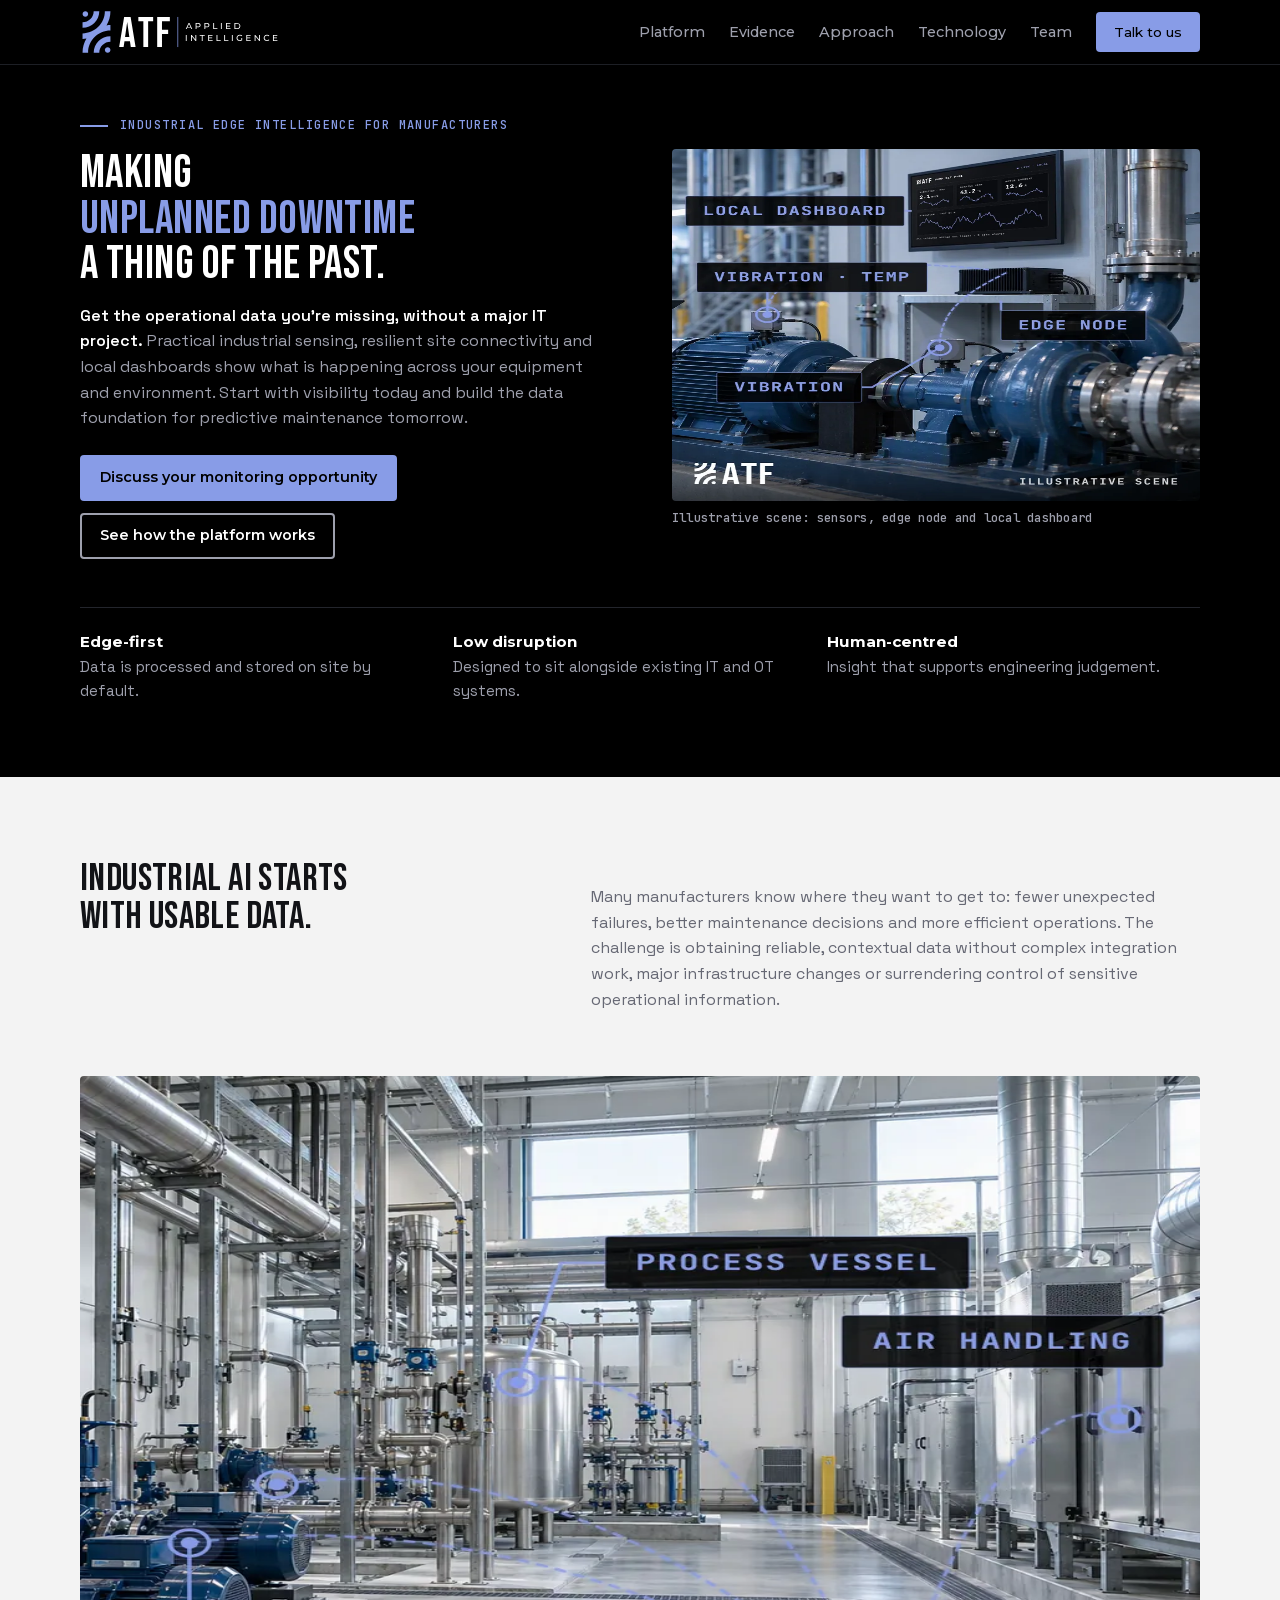
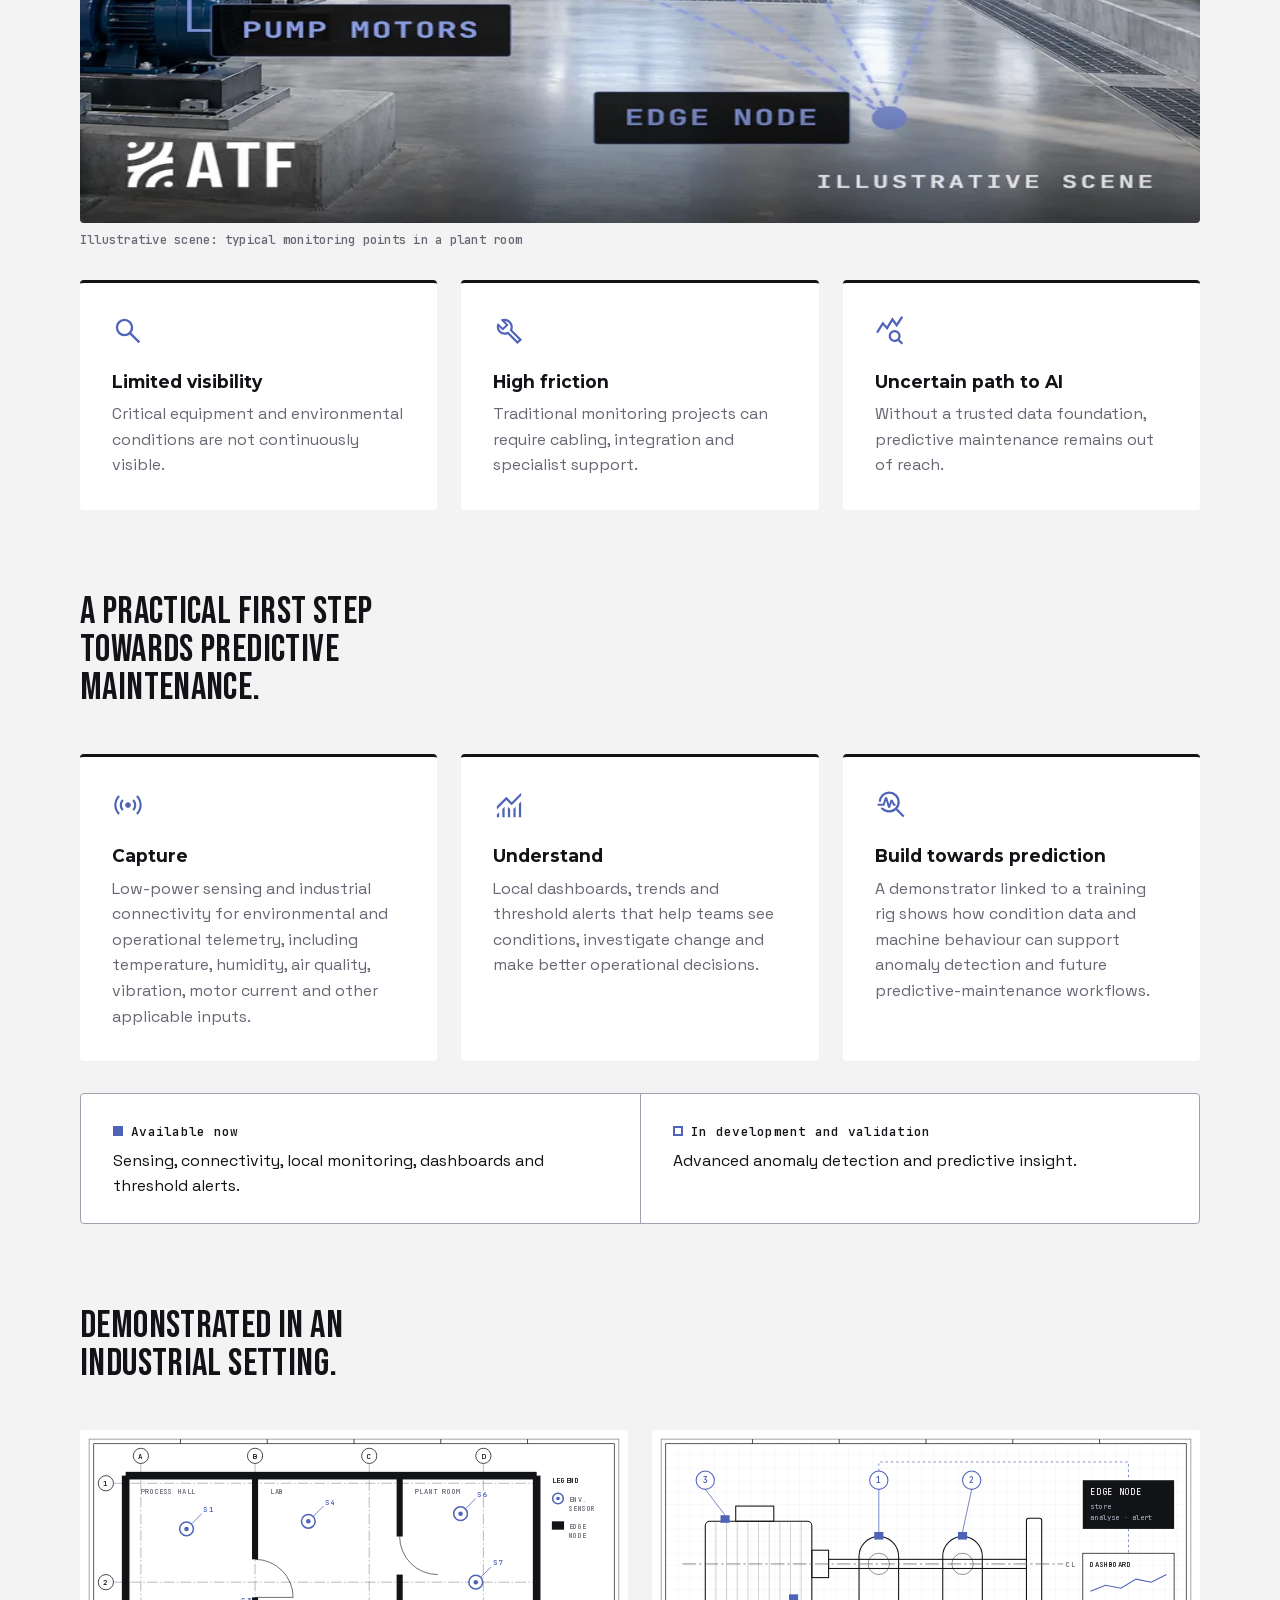
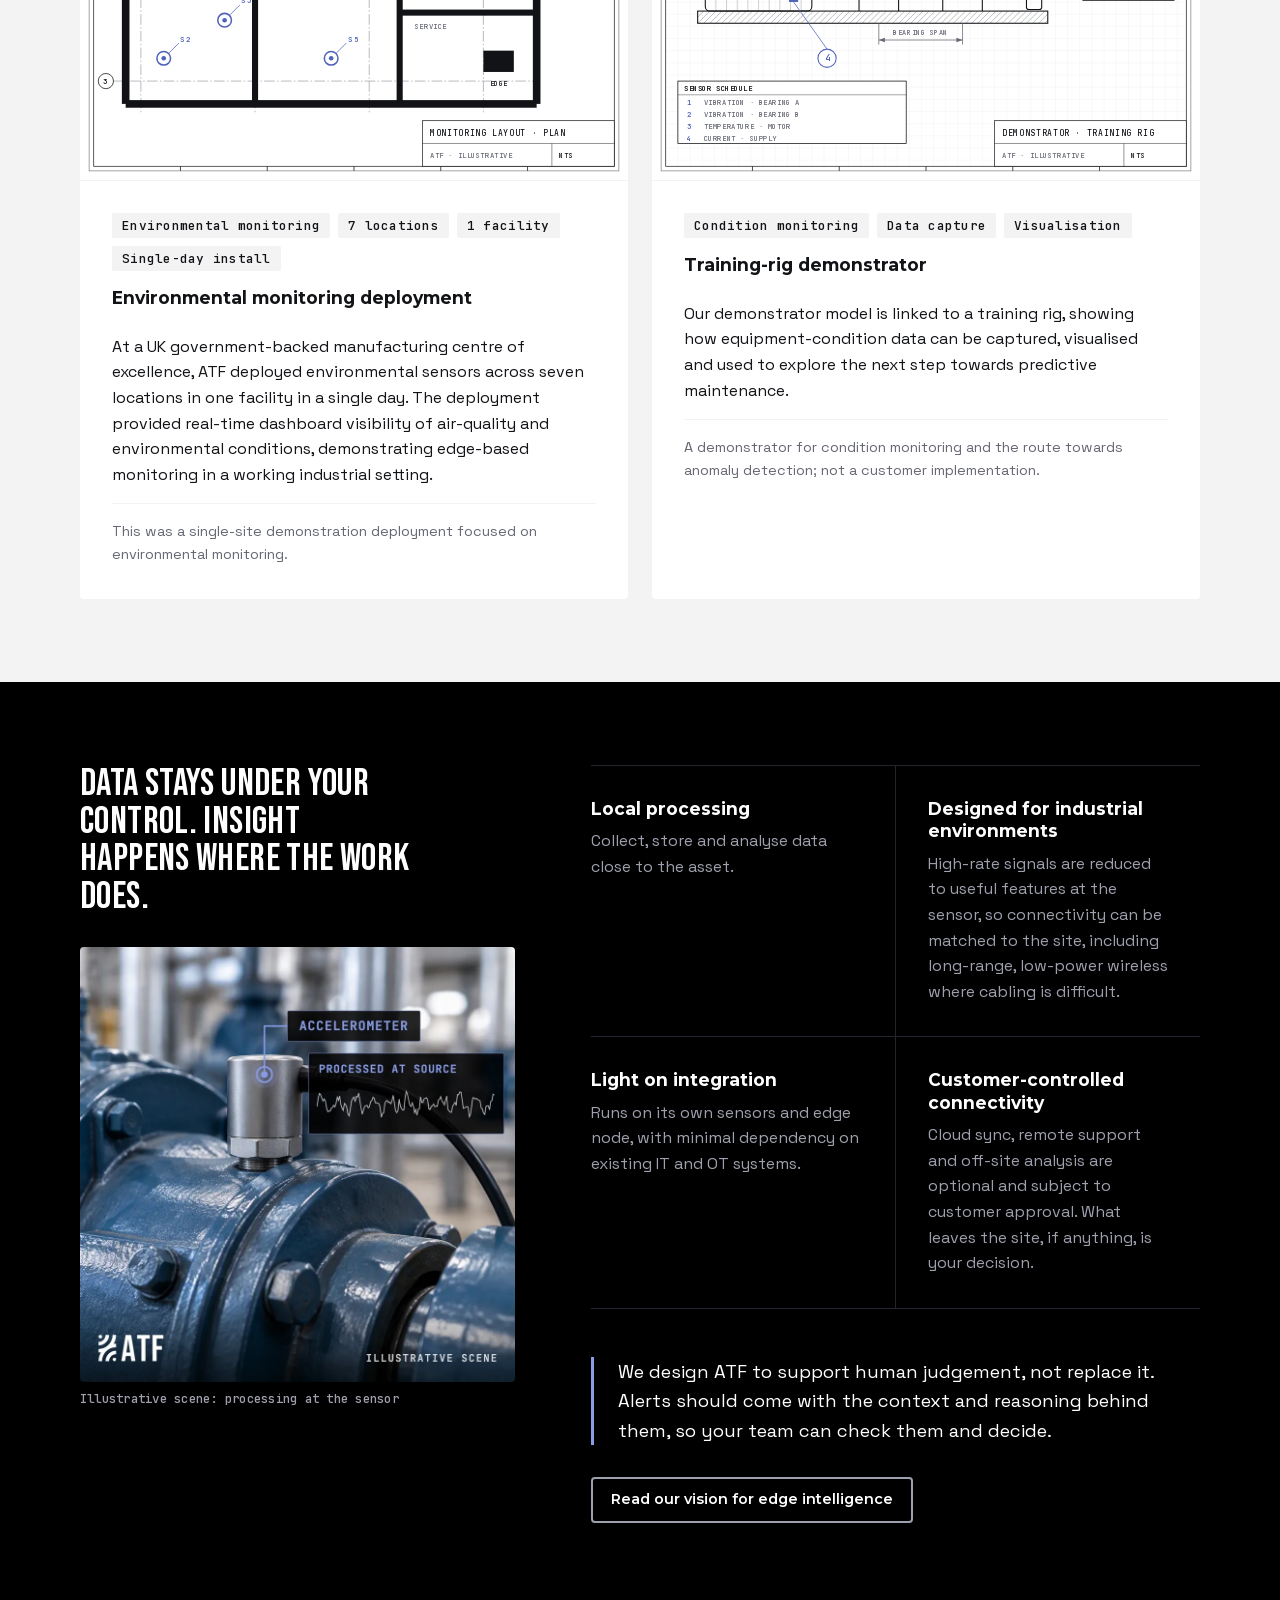
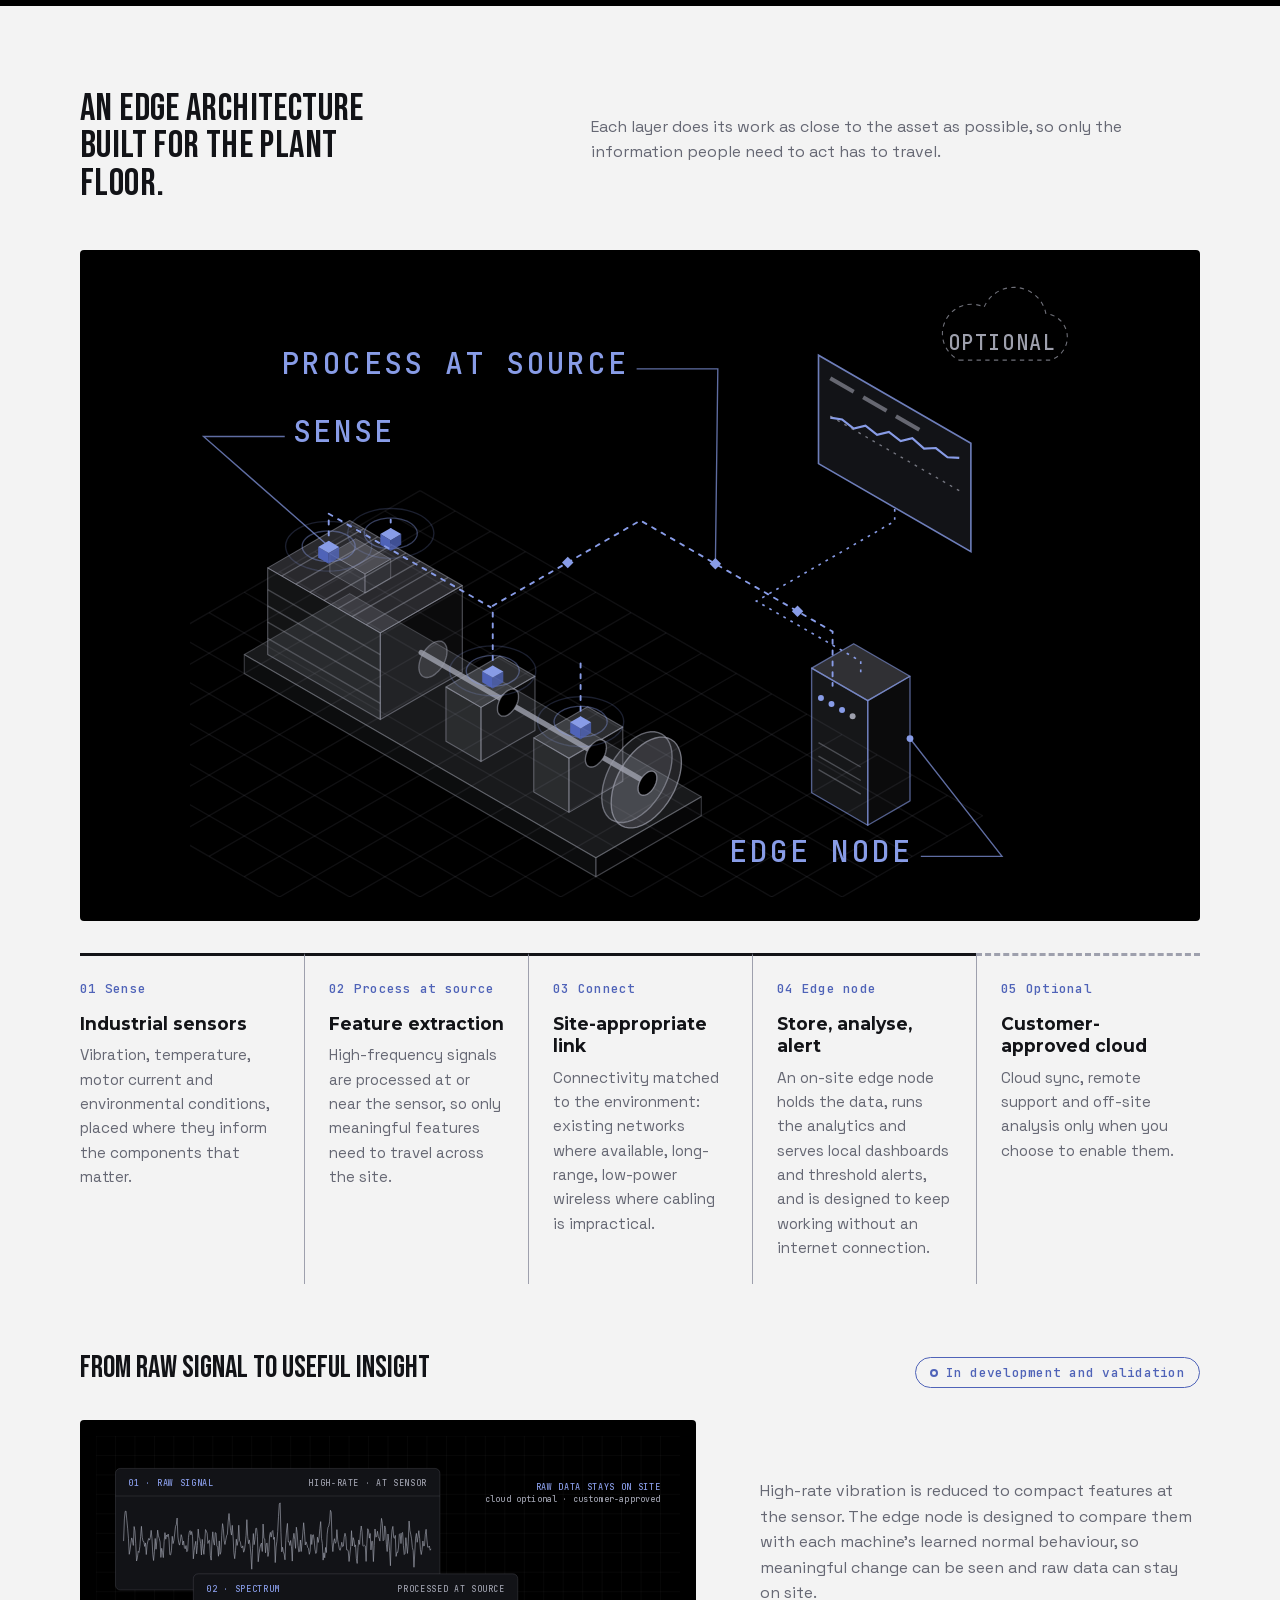
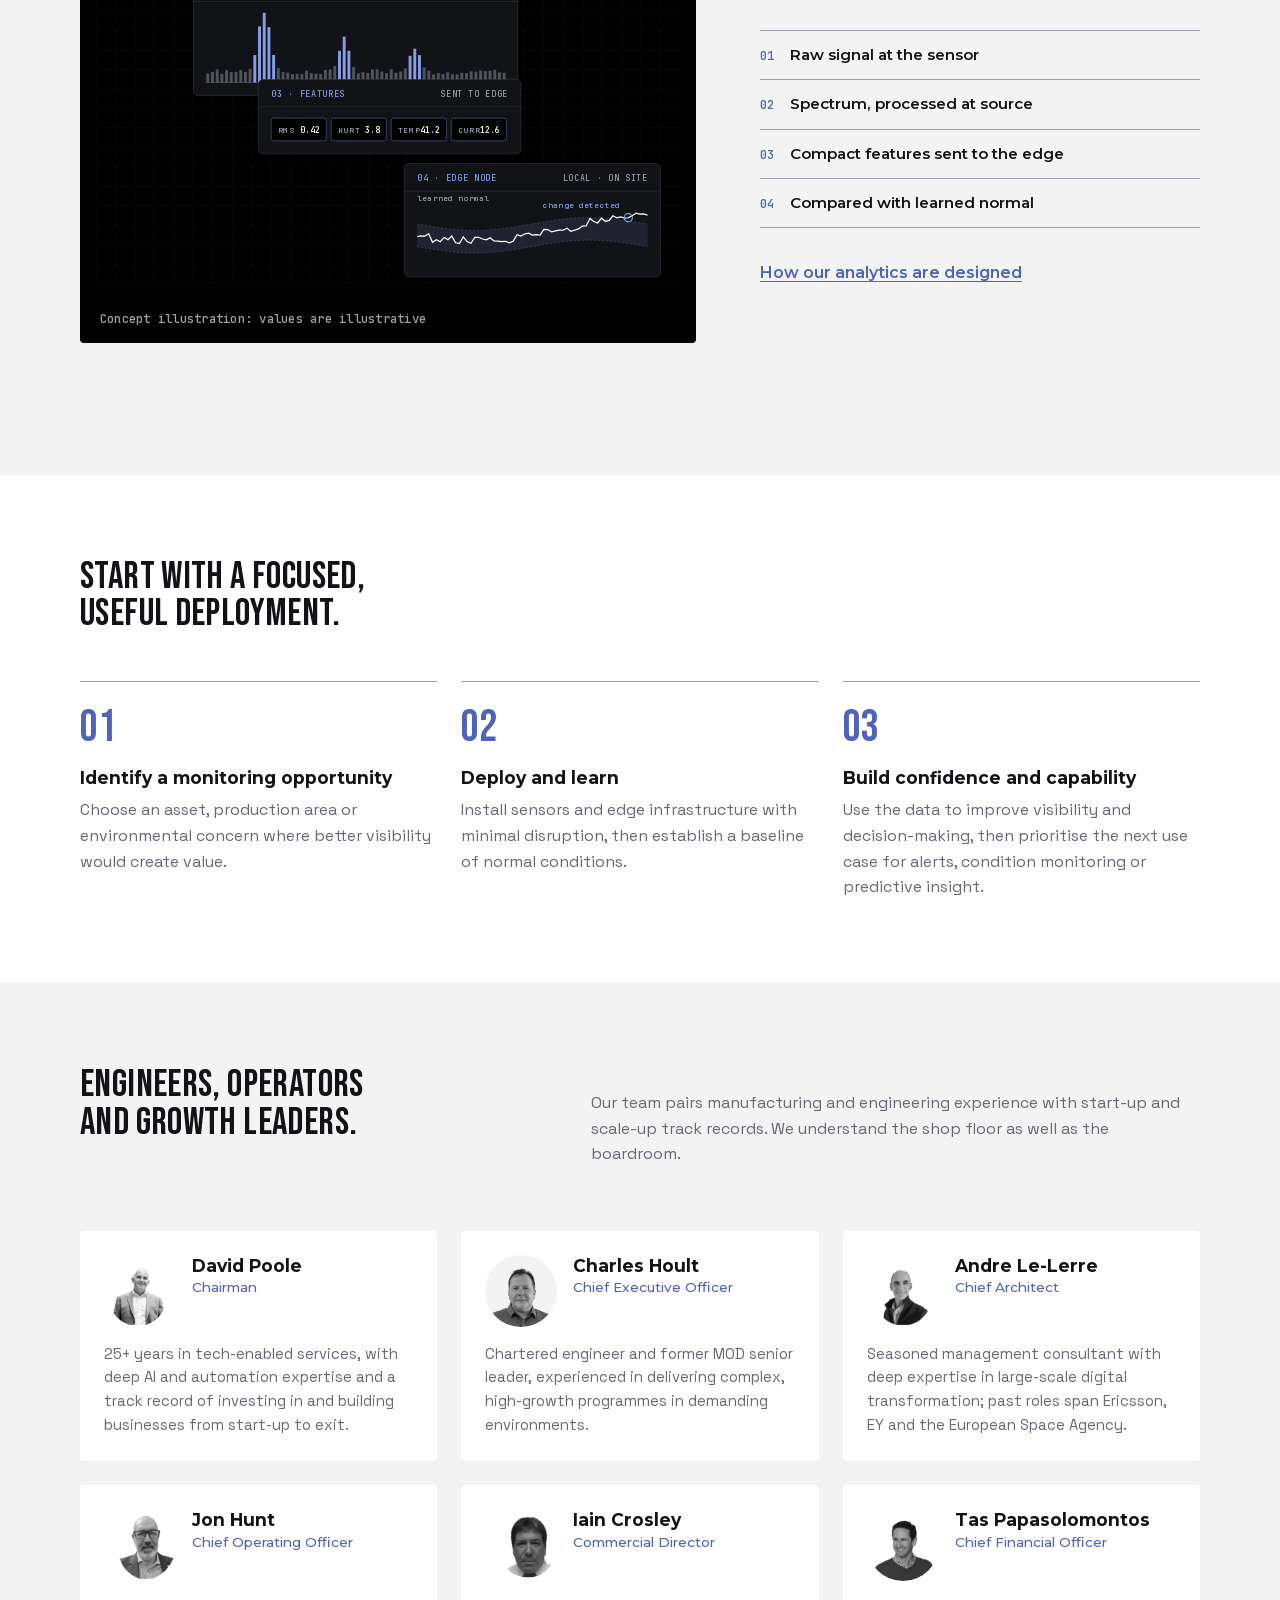
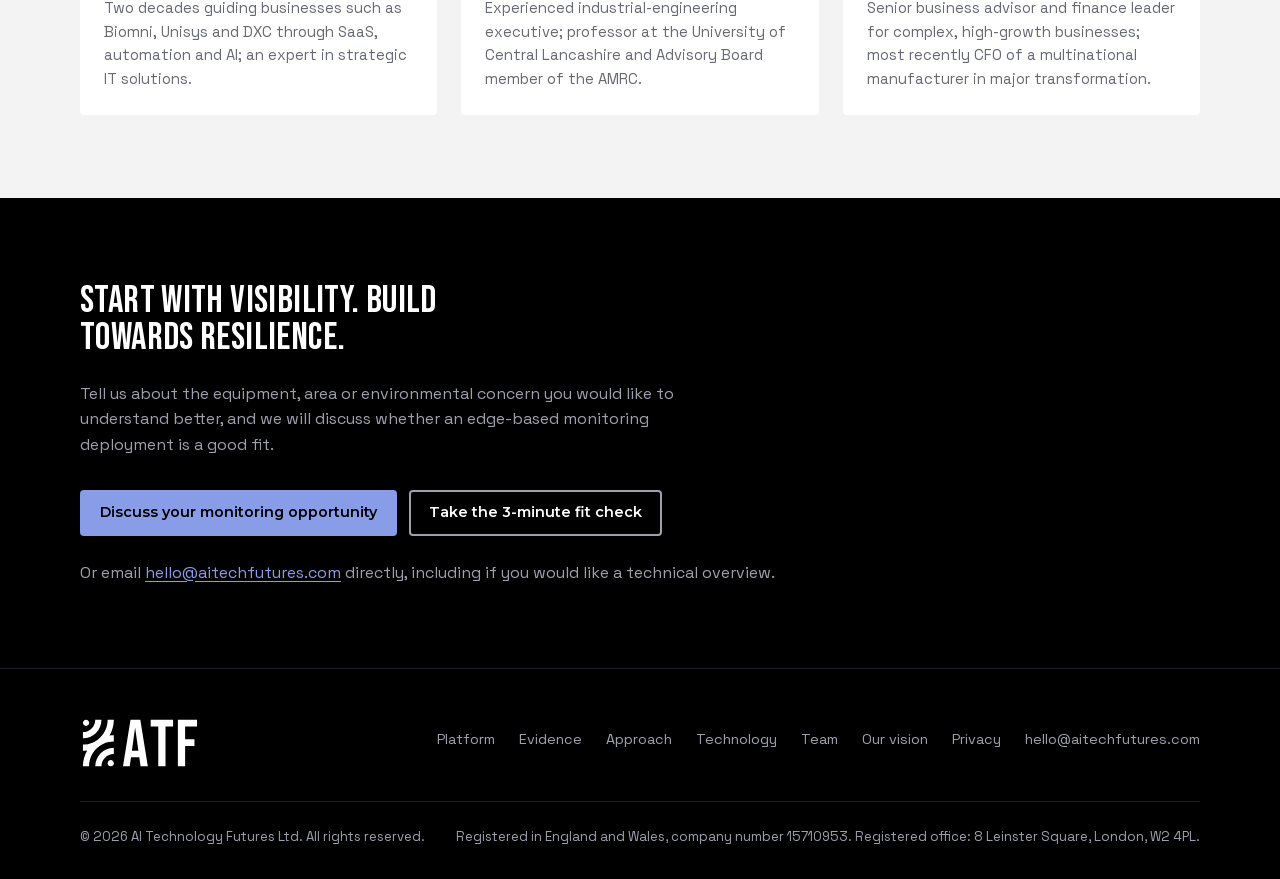
<file: index.html>
<!doctype html>
<html lang="en-GB">
<head>
<meta charset="utf-8">
<meta name="viewport" content="width=device-width,initial-scale=1">
<title>Industrial Edge Intelligence for Manufacturers | ATF</title>
<meta name="description" content="ATF helps manufacturers gain real-time operational visibility through industrial sensing, edge processing and local dashboards, creating a practical path towards predictive maintenance.">
<link rel="canonical" href="https://www.aitechfutures.com/">
<meta property="og:url" content="https://www.aitechfutures.com/">
<meta property="og:type" content="website">
<meta property="og:site_name" content="ATF">
<meta property="og:title" content="Industrial Edge Intelligence for Manufacturers | ATF">
<meta property="og:description" content="Get the operational data you’re missing, without a major IT project.">
<meta property="og:image" content="https://www.aitechfutures.com/og-share-1200x630.png">
<meta name="twitter:card" content="summary_large_image">
<link rel="icon" href="favicon.ico" sizes="any">
<link rel="icon" href="favicon.svg" type="image/svg+xml">
<link rel="apple-touch-icon" href="apple-touch-icon.png">
<meta name="theme-color" content="#000000">
<link rel="preload" href="assets/fonts/bebas-neue.woff2" as="font" type="font/woff2" crossorigin>
<link rel="stylesheet" href="assets/site.css">
<script type="application/ld+json">
{"@context":"https://schema.org","@type":"Organization","name":"AI Technology Futures Ltd","alternateName":"ATF","url":"https://www.aitechfutures.com/","logo":"https://www.aitechfutures.com/assets/logo/ATF_mark_colour.svg","email":"hello@aitechfutures.com","areaServed":"GB"}
</script>
</head>
<body>
<a class="skip" href="#main">Skip to content</a>

<header class="site-header">
  <div class="wrap">
    <a class="brand" href="#top" aria-label="ATF home">
      <img src="assets/logo/ATF_wide_applied_colour-on-dark.svg" alt="ATF Applied Intelligence" width="212" height="49">
    </a>
    <button class="menu-btn" type="button" aria-expanded="false" aria-controls="nav">Menu</button>
    <nav class="nav" id="nav" aria-label="Main">
      <ul>
        <li><a href="#platform">Platform</a></li>
        <li><a href="#evidence">Evidence</a></li>
        <li><a href="#approach">Approach</a></li>
        <li><a href="#technology">Technology</a></li>
        <li><a href="#team">Team</a></li>
      </ul>
      <a class="btn btn-primary" href="#contact">Talk to us</a>
    </nav>
  </div>
</header>

<main id="main">

<!-- 1. HERO -->
<section class="hero dark" id="top" aria-labelledby="hero-h">
  <div class="wrap">
    <div class="hero-grid">
      <div>
        <p class="eyebrow">Industrial edge intelligence for manufacturers</p>
        <h1 id="hero-h"><span class="sr-only">Making unplanned downtime, equipment failure, asset inefficiency, excess maintenance, blind spots, manual readings, clipboard rounds, guesswork and data gaps a thing of the past.</span><span aria-hidden="true">Making <span class="rotator" data-words="unplanned downtime|equipment failure|asset inefficiency|excess maintenance|blind spots|manual readings|clipboard rounds|guesswork|data gaps">unplanned downtime</span> a thing of the past.</span></h1>
        <p class="lede"><strong>Get the operational data you’re missing, without a major IT project.</strong> Practical industrial sensing, resilient site connectivity and local dashboards show what is happening across your equipment and environment. Start with visibility today and build the data foundation for predictive maintenance tomorrow.</p>
        <div class="btns">
          <a class="btn btn-primary" href="mailto:hello@aitechfutures.com?subject=Monitoring%20opportunity">Discuss your monitoring opportunity</a>
          <a class="btn btn-secondary" href="#technology">See how the platform works</a>
        </div>
      </div>
      <figure class="hero-art">
        <picture>
          <source media="(max-width:900px)" srcset="assets/img/photo-hero-mobile.webp" width="900" height="900">
          <img src="assets/img/photo-hero.webp" width="1536" height="1024" alt="Illustrative scene: an engineer with a tablet beside a motor-driven pump. Sensors on the motor and pump bearing send data to an on-site edge node on a shelf, and a wall screen shows an ATF local dashboard with vibration, bearing temperature and motor current." fetchpriority="high">
        </picture>
        <figcaption>Illustrative scene: sensors, edge node and local dashboard</figcaption>
      </figure>
    </div>
    <dl class="hero-foot">
      <div><dt>Edge-first</dt><dd>Data is processed and stored on site by default.</dd></div>
      <div><dt>Low disruption</dt><dd>Designed to sit alongside existing IT and OT systems.</dd></div>
      <div><dt>Human-centred</dt><dd>Insight that supports engineering judgement.</dd></div>
    </dl>
  </div>
</section>

<!-- 2. PROBLEM -->
<section aria-labelledby="problem-h">
  <div class="wrap">
    <div class="split sec-head">
      <h2 id="problem-h">Industrial AI starts with usable data.</h2>
      <p class="lede">Many manufacturers know where they want to get to: fewer unexpected failures, better maintenance decisions and more efficient operations. The challenge is obtaining reliable, contextual data without complex integration work, major infrastructure changes or surrendering control of sensitive operational information.</p>
    </div>
    <figure class="photo">
      <picture>
        <source media="(max-width:600px)" srcset="assets/img/photo-plant-room-mobile.webp" width="900" height="900">
        <img src="assets/img/photo-plant-room.webp" width="1536" height="1024" loading="lazy" alt="Illustrative scene: a plant room with pumps, a process vessel and air handling units. Callouts show where ambient, pump-motor, vessel and air-handling measurements could be taken, all linked to an on-site edge node.">
      </picture>
      <figcaption>Illustrative scene: typical monitoring points in a plant room</figcaption>
    </figure>
    <div class="grid g3">
      <article class="card">
        <svg class="ic" aria-hidden="true"><use href="assets/icons.svg#i-search"/></svg>
        <h3>Limited visibility</h3>
        <p>Critical equipment and environmental conditions are not continuously visible.</p>
      </article>
      <article class="card">
        <svg class="ic" aria-hidden="true"><use href="assets/icons.svg#i-wrench"/></svg>
        <h3>High friction</h3>
        <p>Traditional monitoring projects can require cabling, integration and specialist support.</p>
      </article>
      <article class="card">
        <svg class="ic" aria-hidden="true"><use href="assets/icons.svg#i-analytics"/></svg>
        <h3>Uncertain path to AI</h3>
        <p>Without a trusted data foundation, predictive maintenance remains out of reach.</p>
      </article>
    </div>
  </div>
</section>

<!-- 3. WHAT ATF DELIVERS -->
<section class="flush" id="platform" aria-labelledby="platform-h">
  <div class="wrap">
    <div class="sec-head">
      <h2 id="platform-h">A practical first step towards predictive maintenance.</h2>
    </div>
    <div class="grid g3">
      <article class="card">
        <svg class="ic" aria-hidden="true"><use href="assets/icons.svg#i-sensors"/></svg>
        <h3>Capture</h3>
        <p>Low-power sensing and industrial connectivity for environmental and operational telemetry, including temperature, humidity, air quality, vibration, motor current and other applicable inputs.</p>
      </article>
      <article class="card">
        <svg class="ic" aria-hidden="true"><use href="assets/icons.svg#i-monitoring"/></svg>
        <h3>Understand</h3>
        <p>Local dashboards, trends and threshold alerts that help teams see conditions, investigate change and make better operational decisions.</p>
      </article>
      <article class="card">
        <svg class="ic" aria-hidden="true"><use href="assets/icons.svg#i-diagnose"/></svg>
        <h3>Build towards prediction</h3>
        <p>A demonstrator linked to a training rig shows how condition data and machine behaviour can support anomaly detection and future predictive-maintenance workflows.</p>
      </article>
    </div>
    <div class="status" role="group" aria-label="Product maturity">
      <div class="now"><span class="tag">Available now</span><p>Sensing, connectivity, local monitoring, dashboards and threshold alerts.</p></div>
      <div class="dev"><span class="tag">In development and validation</span><p>Advanced anomaly detection and predictive insight.</p></div>
    </div>
  </div>
</section>

<!-- 4. EVIDENCE -->
<section class="flush" id="evidence" aria-labelledby="evidence-h">
  <div class="wrap">
    <div class="sec-head">
      <h2 id="evidence-h">Demonstrated in an industrial setting.</h2>
    </div>
    <div class="grid g2">
      <article class="panel">
        <div class="art"><img src="assets/img/facility-plan.svg" width="720" height="460" loading="lazy" alt="Drawing-style plan of one facility with a structural grid, rooms, seven environmental sensors labelled S1 to S7 and an on-site edge node. Representative layout, not to scale."></div>
        <div class="body">
          <ul class="meta" aria-label="Deployment facts"><li>Environmental monitoring</li><li>7 locations</li><li>1 facility</li><li>Single-day install</li></ul>
          <h3>Environmental monitoring deployment</h3>
          <p>At a UK government-backed manufacturing centre of excellence, ATF deployed environmental sensors across seven locations in one facility in a single day. The deployment provided real-time dashboard visibility of air-quality and environmental conditions, demonstrating edge-based monitoring in a working industrial setting.</p>
          <p class="qual">This was a single-site demonstration deployment focused on environmental monitoring.</p>
        </div>
      </article>
      <article class="panel">
        <div class="art"><img src="assets/img/training-rig.svg" width="720" height="460" loading="lazy" alt="Drawing-style elevation of the training rig: a motor driving a shaft on two bearings to a load, with vibration, temperature and current sensors listed in a schedule and linked to an edge node and dashboard."></div>
        <div class="body">
          <ul class="meta" aria-label="Demonstrator facts"><li>Condition monitoring</li><li>Data capture</li><li>Visualisation</li></ul>
          <h3>Training-rig demonstrator</h3>
          <p>Our demonstrator model is linked to a training rig, showing how equipment-condition data can be captured, visualised and used to explore the next step towards predictive maintenance.</p>
          <p class="qual">A demonstrator for condition monitoring and the route towards anomaly detection; not a customer implementation.</p>
        </div>
      </article>
    </div>
  </div>
</section>

<!-- 5. EDGE-FIRST APPROACH -->
<section class="dark" id="approach" aria-labelledby="edge-h">
  <div class="wrap">
    <div class="split">
      <div>
        <h2 id="edge-h">Data stays under your control. Insight happens where the work does.</h2>
        <figure class="photo photo-dark">
          <img src="assets/img/photo-sensor.webp" width="900" height="900" loading="lazy" alt="Illustrative scene: close-up of an accelerometer on a motor bearing housing, with a callout showing a high-rate vibration signal being processed at the source.">
          <figcaption>Illustrative scene: processing at the sensor</figcaption>
        </figure>
      </div>
      <div>
        <div class="benefits">
          <div><h3>Local processing</h3><p>Collect, store and analyse data close to the asset.</p></div>
          <div><h3>Designed for industrial environments</h3><p>High-rate signals are reduced to useful features at the sensor, so connectivity can be matched to the site, including long-range, low-power wireless where cabling is difficult.</p></div>
          <div><h3>Light on integration</h3><p>Runs on its own sensors and edge node, with minimal dependency on existing IT and OT systems.</p></div>
          <div><h3>Customer-controlled connectivity</h3><p>Cloud sync, remote support and off-site analysis are optional and subject to customer approval. What leaves the site, if anything, is your decision.</p></div>
        </div>
        <p class="trust">We design ATF to support human judgement, not replace it. Alerts should come with the context and reasoning behind them, so your team can check them and decide.</p>
        <div class="btns mt"><a class="btn btn-secondary" href="vision.html">Read our vision for edge intelligence</a></div>
      </div>
    </div>
  </div>
</section>

<!-- 6. TECHNOLOGY -->
<section id="technology" aria-labelledby="tech-h">
  <div class="wrap">
    <div class="split sec-head">
      <h2 id="tech-h">An edge architecture built for the plant floor.</h2>
      <p class="lede">Each layer does its work as close to the asset as possible, so only the information people need to act has to travel.</p>
    </div>

    <figure class="iso">
      <picture>
        <source media="(max-width:600px)" srcset="assets/img/hero-iso-mobile.svg">
        <img src="assets/img/hero-iso.svg" width="665" height="460" loading="lazy" alt="Isometric illustration: sensors on a motor-driven machine send processed data along dashed routes to an on-site edge node, which serves a local dashboard. A connection to the cloud is optional.">
      </picture>
    </figure>
    <ol class="arch" aria-label="Platform architecture, from sensor to optional cloud">
      <li><span class="k">01 Sense</span><h3>Industrial sensors</h3><p>Vibration, temperature, motor current and environmental conditions, placed where they inform the components that matter.</p></li>
      <li><span class="k">02 Process at source</span><h3>Feature extraction</h3><p>High-frequency signals are processed at or near the sensor, so only meaningful features need to travel across the site.</p></li>
      <li><span class="k">03 Connect</span><h3>Site-appropriate link</h3><p>Connectivity matched to the environment: existing networks where available, long-range, low-power wireless where cabling is impractical.</p></li>
      <li><span class="k">04 Edge node</span><h3>Store, analyse, alert</h3><p>An on-site edge node holds the data, runs the analytics and serves local dashboards and threshold alerts, and is designed to keep working without an internet connection.</p></li>
      <li class="opt"><span class="k">05 Optional</span><h3>Customer-approved cloud</h3><p>Cloud sync, remote support and off-site analysis only when you choose to enable them.</p></li>
    </ol>

    <div class="principles">
      <div class="head">
        <h3 class="big">From raw signal to useful insight</h3>
        <span class="pill">In development and validation</span>
      </div>
      <div class="signal">
        <figure class="signal-art">
          <img src="assets/img/signal-chain.svg" width="720" height="560" loading="lazy" alt="Concept illustration in four stacked panels: a raw high-rate vibration signal, its frequency spectrum processed at the sensor, compact features sent to the edge, and an edge-node chart showing a signal moving outside its learned normal band.">
          <figcaption>Concept illustration: values are illustrative</figcaption>
        </figure>
        <div class="signal-text">
          <p>High-rate vibration is reduced to compact features at the sensor. The edge node is designed to compare them with each machine’s learned normal behaviour, so meaningful change can be seen and raw data can stay on site.</p>
          <ol class="chain">
            <li><span>01</span>Raw signal at the sensor</li>
            <li><span>02</span>Spectrum, processed at source</li>
            <li><span>03</span>Compact features sent to the edge</li>
            <li><span>04</span>Compared with learned normal</li>
          </ol>
          <p class="more"><a href="vision.html#analytics">How our analytics are designed</a></p>
        </div>
      </div>
    </div>
  </div>
</section>

<!-- 7. DEPLOYMENT JOURNEY -->
<section class="on-white" aria-labelledby="journey-h">
  <div class="wrap">
    <div class="sec-head">
      <h2 id="journey-h">Start with a focused, useful deployment.</h2>
    </div>
    <ol class="steps">
      <li><span class="n" aria-hidden="true">01</span><h3>Identify a monitoring opportunity</h3><p>Choose an asset, production area or environmental concern where better visibility would create value.</p></li>
      <li><span class="n" aria-hidden="true">02</span><h3>Deploy and learn</h3><p>Install sensors and edge infrastructure with minimal disruption, then establish a baseline of normal conditions.</p></li>
      <li><span class="n" aria-hidden="true">03</span><h3>Build confidence and capability</h3><p>Use the data to improve visibility and decision-making, then prioritise the next use case for alerts, condition monitoring or predictive insight.</p></li>
    </ol>
  </div>
</section>

<!-- TEAM -->
<section id="team" aria-labelledby="team-h">
  <div class="wrap">
    <div class="split sec-head">
      <h2 id="team-h">Engineers, operators and growth leaders.</h2>
      <p class="lede">Our team pairs manufacturing and engineering experience with start-up and scale-up track records. We understand the shop floor as well as the boardroom.</p>
    </div>
    <div class="team">
      <article class="person"><img src="assets/team/david-poole.webp" width="72" height="72" loading="lazy" alt="David Poole"><div><h3>David Poole</h3><p class="role">Chairman</p></div><p>25+ years in tech-enabled services, with deep AI and automation expertise and a track record of investing in and building businesses from start-up to exit.</p></article>
      <article class="person"><img src="assets/team/charles-hoult.webp" width="72" height="72" loading="lazy" alt="Charles Hoult"><div><h3>Charles Hoult</h3><p class="role">Chief Executive Officer</p></div><p>Chartered engineer and former MOD senior leader, experienced in delivering complex, high-growth programmes in demanding environments.</p></article>
      <article class="person"><img src="assets/team/andre-le-lerre.webp" width="72" height="72" loading="lazy" alt="Andre Le-Lerre"><div><h3>Andre Le-Lerre</h3><p class="role">Chief Architect</p></div><p>Seasoned management consultant with deep expertise in large-scale digital transformation; past roles span Ericsson, EY and the European Space Agency.</p></article>
      <article class="person"><img src="assets/team/jon-hunt.webp" width="72" height="72" loading="lazy" alt="Jon Hunt"><div><h3>Jon Hunt</h3><p class="role">Chief Operating Officer</p></div><p>Two decades guiding businesses such as Biomni, Unisys and DXC through SaaS, automation and AI; an expert in strategic IT solutions.</p></article>
      <article class="person"><img src="assets/team/iain-crosley.webp" width="72" height="72" loading="lazy" alt="Iain Crosley"><div><h3>Iain Crosley</h3><p class="role">Commercial Director</p></div><p>Experienced industrial-engineering executive; professor at the University of Central Lancashire and Advisory Board member of the AMRC.</p></article>
      <article class="person"><img src="assets/team/tas-papasolomontos.webp" width="72" height="72" loading="lazy" alt="Tas Papasolomontos"><div><h3>Tas Papasolomontos</h3><p class="role">Chief Financial Officer</p></div><p>Senior business advisor and finance leader for complex, high-growth businesses; most recently CFO of a multinational manufacturer in major transformation.</p></article>
    </div>
  </div>
</section>

<!-- 8. FINAL CTA -->
<section class="dark cta" id="contact" aria-labelledby="cta-h">
  <div class="wrap">
    <h2 id="cta-h">Start with visibility. Build towards resilience.</h2>
    <p class="lede">Tell us about the equipment, area or environmental concern you would like to understand better, and we will discuss whether an edge-based monitoring deployment is a good fit.</p>
    <div class="btns">
      <a class="btn btn-primary" href="mailto:hello@aitechfutures.com?subject=Monitoring%20opportunity">Discuss your monitoring opportunity</a>
      <a class="btn btn-secondary" href="fit-check.html">Take the 3-minute fit check</a>
    </div>
    <p class="direct">Or email <a href="mailto:hello@aitechfutures.com">hello@aitechfutures.com</a> directly, including if you would like a technical overview.</p>
  </div>
</section>

</main>

<footer class="site-footer">
  <div class="wrap">
    <img src="assets/logo/ATF_compact_plain_white.svg" alt="ATF" width="120" height="60">
    <nav aria-label="Footer">
      <ul>
        <li><a href="#platform">Platform</a></li>
        <li><a href="#evidence">Evidence</a></li>
        <li><a href="#approach">Approach</a></li>
        <li><a href="#technology">Technology</a></li>
        <li><a href="#team">Team</a></li>
        <li><a href="vision.html">Our vision</a></li>
        <li><a href="privacy.html">Privacy</a></li>
        <li><a href="mailto:hello@aitechfutures.com">hello@aitechfutures.com</a></li>
      </ul>
    </nav>
    <div class="legal">
      <span>© 2026 AI Technology Futures Ltd. All rights reserved.</span>
      <span>Registered in England and Wales, company number 15710953. Registered office: 8 Leinster Square, London, W2 4PL.</span>
    </div>
  </div>
</footer>

<script src="assets/site.js" defer></script>
</body>
</html>
</file>
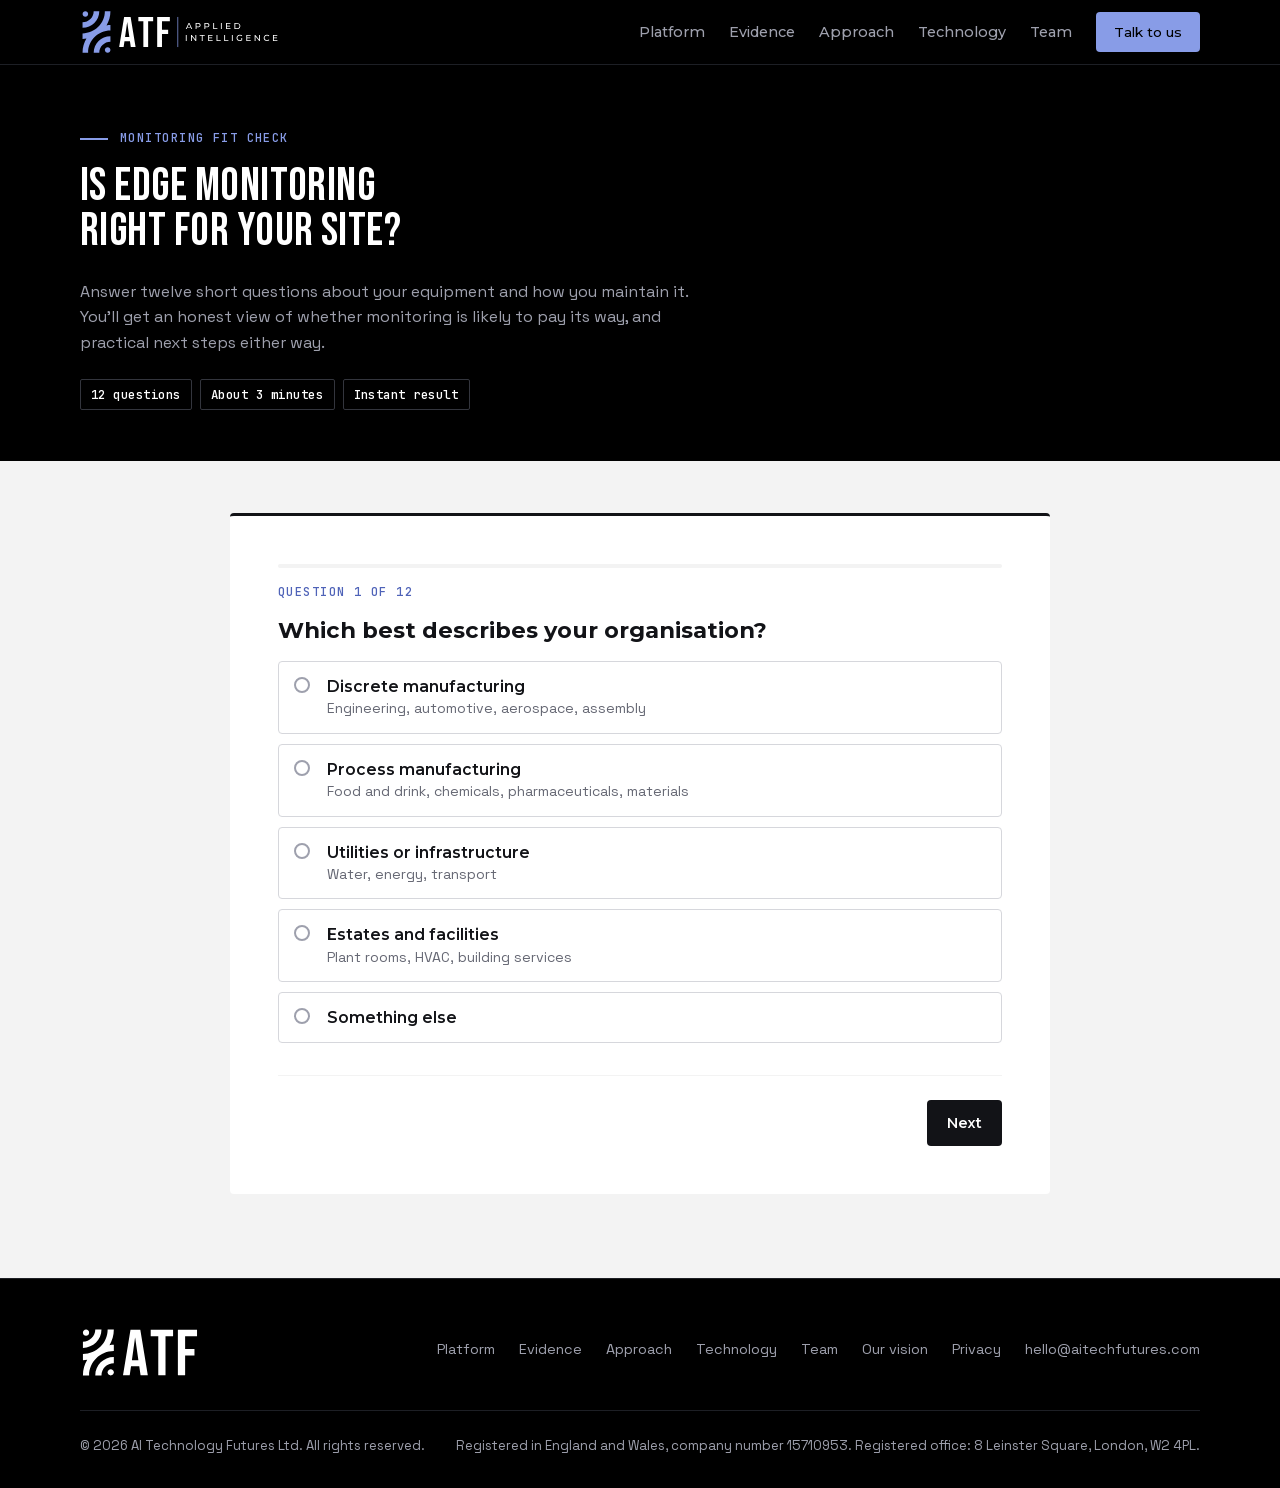
<file: fit-check.html>
<!doctype html>
<html lang="en-GB">
<head>
<meta charset="utf-8">
<meta name="viewport" content="width=device-width,initial-scale=1">
<title>Monitoring Fit Check | ATF</title>
<meta name="description" content="Twelve questions, about three minutes: find out whether edge-based equipment monitoring is a good fit for your site, with an honest result and practical next steps.">
<link rel="canonical" href="https://www.aitechfutures.com/fit-check.html">
<meta property="og:url" content="https://www.aitechfutures.com/fit-check.html">
<meta property="og:type" content="website">
<meta property="og:site_name" content="ATF">
<meta property="og:title" content="Monitoring Fit Check | ATF">
<meta property="og:description" content="Is edge monitoring right for your site? Twelve questions, an honest answer.">
<meta property="og:image" content="https://www.aitechfutures.com/og-share-1200x630.png">
<meta name="twitter:card" content="summary_large_image">
<link rel="icon" href="favicon.ico" sizes="any">
<link rel="icon" href="favicon.svg" type="image/svg+xml">
<link rel="apple-touch-icon" href="apple-touch-icon.png">
<meta name="theme-color" content="#000000">
<link rel="preload" href="assets/fonts/bebas-neue.woff2" as="font" type="font/woff2" crossorigin>
<link rel="stylesheet" href="assets/site.css">
<link rel="stylesheet" href="assets/fit-check.css">
</head>
<body>
<a class="skip" href="#main">Skip to content</a>

<header class="site-header">
  <div class="wrap">
    <a class="brand" href="index.html#top" aria-label="ATF home">
      <img src="assets/logo/ATF_wide_applied_colour-on-dark.svg" alt="ATF Applied Intelligence" width="212" height="49">
    </a>
    <button class="menu-btn" type="button" aria-expanded="false" aria-controls="nav">Menu</button>
    <nav class="nav" id="nav" aria-label="Main">
      <ul>
        <li><a href="index.html#platform">Platform</a></li>
        <li><a href="index.html#evidence">Evidence</a></li>
        <li><a href="index.html#approach">Approach</a></li>
        <li><a href="index.html#technology">Technology</a></li>
        <li><a href="index.html#team">Team</a></li>
      </ul>
      <a class="btn btn-primary" href="index.html#contact">Talk to us</a>
    </nav>
  </div>
</header>

<main id="main">

<section class="dark fc-hero" aria-labelledby="fc-h">
  <div class="wrap">
    <p class="eyebrow">Monitoring fit check</p>
    <h1 id="fc-h">Is edge monitoring right for your site?</h1>
    <p class="lede">Answer twelve short questions about your equipment and how you maintain it. You’ll get an honest view of whether monitoring is likely to pay its way, and practical next steps either way.</p>
    <ul class="fc-facts">
      <li>12 questions</li>
      <li>About 3 minutes</li>
      <li>Instant result</li>
    </ul>
  </div>
</section>

<section class="fc-section" aria-label="Fit check questions">
  <div class="wrap">
    <!-- Netlify Forms: the static markup below is what Netlify reads at deploy time to register the form and its fields. Keep field names stable. -->
    <form class="fc" id="fc" name="fit-check" method="POST" action="fit-check.html?sent=1" data-netlify="true" netlify-honeypot="bot-field" novalidate>
      <input type="hidden" name="form-name" value="fit-check">
      <p class="fc-hp"><label>Leave this empty: <input name="bot-field" tabindex="-1" autocomplete="off"></label></p>
      <input type="hidden" name="score_need" value="">
      <input type="hidden" name="score_fit" value="">
      <input type="hidden" name="score_momentum" value="">
      <input type="hidden" name="score_total" value="">
      <input type="hidden" name="result_tier" value="">
      <input type="hidden" name="lead_type" value="">

      <div class="fc-progress" aria-hidden="true"><span></span></div>
      <p class="fc-count" aria-live="polite"></p>

      <!-- 1 -->
      <fieldset class="fc-step" data-key="sector">
        <legend>Which best describes your organisation?</legend>
        <div class="fc-opts">
          <label><input type="radio" name="sector" value="Discrete manufacturing" data-fit="3" required><span>Discrete manufacturing<small>Engineering, automotive, aerospace, assembly</small></span></label>
          <label><input type="radio" name="sector" value="Process manufacturing" data-fit="3"><span>Process manufacturing<small>Food and drink, chemicals, pharmaceuticals, materials</small></span></label>
          <label><input type="radio" name="sector" value="Utilities or infrastructure" data-fit="2"><span>Utilities or infrastructure<small>Water, energy, transport</small></span></label>
          <label><input type="radio" name="sector" value="Estates and facilities" data-fit="2"><span>Estates and facilities<small>Plant rooms, HVAC, building services</small></span></label>
          <label><input type="radio" name="sector" value="Other" data-fit="1"><span>Something else</span></label>
        </div>
      </fieldset>

      <!-- 2 -->
      <fieldset class="fc-step" data-key="assets">
        <legend>Roughly how many critical rotating machines are on your main site?</legend>
        <p class="fc-hint">Motors, pumps, fans, compressors, gearboxes: the machines whose failure would stop or slow the operation.</p>
        <div class="fc-opts">
          <label><input type="radio" name="assets" value="Fewer than 10" data-fit="1" required><span>Fewer than 10</span></label>
          <label><input type="radio" name="assets" value="10 to 50" data-fit="3"><span>10 to 50</span></label>
          <label><input type="radio" name="assets" value="50 to 200" data-fit="3"><span>50 to 200</span></label>
          <label><input type="radio" name="assets" value="More than 200" data-fit="2"><span>More than 200</span></label>
          <label><input type="radio" name="assets" value="Not sure" data-fit="1"><span>Not sure</span></label>
        </div>
      </fieldset>

      <!-- 3 -->
      <fieldset class="fc-step" data-key="approach">
        <legend>How is maintenance mostly carried out today?</legend>
        <div class="fc-opts">
          <label><input type="radio" name="approach" value="Mostly reactive" data-need="3" required><span>Mostly reactive<small>We fix things when they break</small></span></label>
          <label><input type="radio" name="approach" value="Planned" data-need="3"><span>Planned<small>Tasks on a calendar or run-hours schedule</small></span></label>
          <label><input type="radio" name="approach" value="Some condition monitoring" data-need="2"><span>Some condition monitoring<small>Inspection routes, handheld checks or periodic surveys</small></span></label>
          <label><input type="radio" name="approach" value="Continuous monitoring on most critical assets" data-need="1"><span>Continuous monitoring<small>Online monitoring already covers most critical assets</small></span></label>
        </div>
      </fieldset>

      <!-- 4 -->
      <fieldset class="fc-step" data-key="frequency">
        <legend>How often does unplanned equipment downtime disrupt your operation?</legend>
        <div class="fc-opts">
          <label><input type="radio" name="frequency" value="Weekly or more" data-need="3" required><span>Weekly or more</span></label>
          <label><input type="radio" name="frequency" value="Roughly monthly" data-need="3"><span>Roughly monthly</span></label>
          <label><input type="radio" name="frequency" value="A few times a year" data-need="2"><span>A few times a year</span></label>
          <label><input type="radio" name="frequency" value="Rarely" data-need="0"><span>Rarely</span></label>
        </div>
      </fieldset>

      <!-- 5 -->
      <fieldset class="fc-step" data-key="impact">
        <legend>Roughly what does an hour of unplanned downtime cost on your most critical line or system?</legend>
        <p class="fc-hint">Your best estimate is fine. Include lost output, overtime, scrap and any penalties.</p>
        <div class="fc-opts">
          <label><input type="radio" name="impact" value="Under £1,000" data-need="1" required><span>Under £1,000</span></label>
          <label><input type="radio" name="impact" value="£1,000 to £10,000" data-need="2"><span>£1,000 to £10,000</span></label>
          <label><input type="radio" name="impact" value="£10,000 to £50,000" data-need="3"><span>£10,000 to £50,000</span></label>
          <label><input type="radio" name="impact" value="Over £50,000" data-need="3"><span>Over £50,000</span></label>
          <label><input type="radio" name="impact" value="Not sure" data-need="1"><span>Not sure</span></label>
        </div>
      </fieldset>

      <!-- 6 -->
      <fieldset class="fc-step" data-key="systems" data-multi>
        <legend>Which of these do you already have?</legend>
        <p class="fc-hint">Select all that apply.</p>
        <div class="fc-opts">
          <label><input type="checkbox" name="systems" value="CMMS or maintenance management software"><span>Maintenance management software (CMMS)</span></label>
          <label><input type="checkbox" name="systems" value="SCADA or PLC control systems"><span>SCADA or PLC control systems</span></label>
          <label><input type="checkbox" name="systems" value="Data historian"><span>A data historian</span></label>
          <label><input type="checkbox" name="systems" value="Some condition sensors already fitted"><span>Some condition sensors already fitted</span></label>
          <label><input type="checkbox" name="systems" value="Mainly paper or spreadsheets" data-exclusive><span>Mainly paper or spreadsheets</span></label>
        </div>
      </fieldset>

      <!-- 7 -->
      <fieldset class="fc-step" data-key="network">
        <legend>What network connectivity is there near your critical equipment?</legend>
        <div class="fc-opts">
          <label><input type="radio" name="network" value="Reliable wired or wireless network" required><span>Reliable wired or wireless network</span></label>
          <label><input type="radio" name="network" value="Patchy coverage"><span>Patchy coverage</span></label>
          <label><input type="radio" name="network" value="None, or new devices not allowed"><span>None, or new devices aren’t allowed on it</span></label>
          <label><input type="radio" name="network" value="Not sure"><span>Not sure</span></label>
        </div>
      </fieldset>

      <!-- 8 -->
      <fieldset class="fc-step" data-key="data">
        <legend>Where does your operational data need to stay?</legend>
        <div class="fc-opts">
          <label><input type="radio" name="data" value="Must stay on site" data-fit="3" required><span>It must stay on site</span></label>
          <label><input type="radio" name="data" value="Cloud acceptable with controls" data-fit="2"><span>Cloud is acceptable with the right controls</span></label>
          <label><input type="radio" name="data" value="No policy yet" data-fit="2"><span>We don’t have a policy yet</span></label>
          <label><input type="radio" name="data" value="Not sure" data-fit="1"><span>Not sure</span></label>
        </div>
      </fieldset>

      <!-- 9 -->
      <fieldset class="fc-step" data-key="owner">
        <legend>Who is driving the interest in better monitoring?</legend>
        <div class="fc-opts">
          <label><input type="radio" name="owner" value="Senior leadership with a clear mandate" data-momentum="3" required><span>Senior leadership, with a clear mandate</span></label>
          <label><input type="radio" name="owner" value="Maintenance, engineering or operations manager with budget" data-momentum="3"><span>A maintenance, engineering or operations manager with budget</span></label>
          <label><input type="radio" name="owner" value="An engineer or individual exploring options" data-momentum="2"><span>An engineer or individual exploring options</span></label>
          <label><input type="radio" name="owner" value="Just researching" data-momentum="1"><span>Nobody yet: I’m researching</span></label>
        </div>
      </fieldset>

      <!-- 10 -->
      <fieldset class="fc-step" data-key="timing">
        <legend>When would you like something in place?</legend>
        <div class="fc-opts">
          <label><input type="radio" name="timing" value="Within 3 months" data-momentum="3" required><span>Within 3 months</span></label>
          <label><input type="radio" name="timing" value="3 to 6 months" data-momentum="3"><span>In 3 to 6 months</span></label>
          <label><input type="radio" name="timing" value="6 to 12 months" data-momentum="2"><span>In 6 to 12 months</span></label>
          <label><input type="radio" name="timing" value="No fixed timeline" data-momentum="1"><span>No fixed timeline</span></label>
        </div>
      </fieldset>

      <!-- 11 -->
      <fieldset class="fc-step" data-key="pilot">
        <legend>Would you consider a small, low-disruption pilot on one or two machines?</legend>
        <div class="fc-opts">
          <label><input type="radio" name="pilot" value="Yes" data-momentum="3" required><span>Yes</span></label>
          <label><input type="radio" name="pilot" value="Possibly, depending on scope" data-momentum="2"><span>Possibly, depending on scope</span></label>
          <label><input type="radio" name="pilot" value="Not at this stage" data-momentum="0"><span>Not at this stage</span></label>
        </div>
      </fieldset>

      <!-- 12 -->
      <fieldset class="fc-step" data-key="outcomes" data-multi data-max="3">
        <legend>What would make the biggest difference to you?</legend>
        <p class="fc-hint">Choose up to three.</p>
        <div class="fc-opts">
          <label><input type="checkbox" name="outcomes" value="Fewer unexpected failures"><span>Fewer unexpected failures</span></label>
          <label><input type="checkbox" name="outcomes" value="Better planning of maintenance work"><span>Better planning of maintenance work</span></label>
          <label><input type="checkbox" name="outcomes" value="Remote visibility of equipment"><span>Seeing equipment condition without walking the site</span></label>
          <label><input type="checkbox" name="outcomes" value="Environmental monitoring"><span>Environmental monitoring<small>Temperature, humidity, air quality</small></span></label>
          <label><input type="checkbox" name="outcomes" value="Understanding energy use"><span>Understanding energy use</span></label>
          <label><input type="checkbox" name="outcomes" value="Capturing experienced engineers’ knowledge"><span>Capturing experienced engineers’ knowledge</span></label>
          <label><input type="checkbox" name="outcomes" value="Better maintenance records and evidence"><span>Better maintenance records and evidence</span></label>
        </div>
      </fieldset>

      <!-- Contact -->
      <fieldset class="fc-step fc-contact" data-key="contact" data-optional>
        <legend>Would you like to talk it through?</legend>
        <p class="fc-hint">Leave your details and someone from the ATF team will review your answers and get in touch. Or skip straight to your result.</p>
        <div class="fc-fields">
          <label class="fc-field"><span>Name</span><input type="text" name="name" autocomplete="name"></label>
          <label class="fc-field"><span>Work email</span><input type="email" name="email" autocomplete="email"></label>
          <label class="fc-field"><span>Company</span><input type="text" name="company" autocomplete="organization"></label>
          <label class="fc-field"><span>Role</span><input type="text" name="role" autocomplete="organization-title"></label>
          <label class="fc-field"><span>Phone <em>(optional)</em></span><input type="tel" name="phone" autocomplete="tel"></label>
          <label class="fc-field fc-wide"><span>Anything else we should know? <em>(optional)</em></span><textarea name="message" rows="3"></textarea></label>
        </div>
        <label class="fc-consent"><input type="checkbox" name="updates" value="Yes"><span>Send me occasional updates from ATF. You can unsubscribe at any time.</span></label>
        <p class="fc-small">We use your details to respond to you. Your answers are also shared with ATF, whether or not you leave details, to help us understand what organisations like yours need. See our <a href="privacy.html">privacy notice</a>.</p>
      </fieldset>

      <p class="fc-error" role="alert"></p>

      <div class="fc-nav">
        <button type="button" class="btn btn-secondary fc-back">Back</button>
        <button type="button" class="fc-skip">Skip and see my result</button>
        <button type="button" class="btn btn-primary fc-next">Next</button>
        <button type="submit" class="btn btn-primary fc-submit">Send and see my result</button>
      </div>
    </form>

    <!-- Result (filled in by assets/fit-check.js) -->
    <div class="fc-result" id="fc-result" hidden tabindex="-1">
      <div class="fc-result-head">
        <p class="eyebrow" id="fc-r-tier"></p>
        <h2 id="fc-r-h"></h2>
        <p class="lede" id="fc-r-p"></p>
        <p class="fc-sent" id="fc-r-sent"></p>
      </div>

      <div class="fc-meters" aria-label="Your profile">
        <div class="fc-meter" data-dim="need"><span class="k">Need for monitoring</span><span class="bar"><span></span></span><span class="v"></span></div>
        <div class="fc-meter" data-dim="fit"><span class="k">Fit with the platform</span><span class="bar"><span></span></span><span class="v"></span></div>
        <div class="fc-meter" data-dim="momentum"><span class="k">Readiness to act</span><span class="bar"><span></span></span><span class="v"></span></div>
      </div>

      <h3 class="fc-sub">Suggested next steps for your site</h3>
      <ul class="design" id="fc-r-recs"></ul>

      <div class="status fc-status">
        <div><span class="tag">Available now</span><p>Sensing, connectivity, local monitoring, dashboards and threshold alerts.</p></div>
        <div class="dev"><span class="tag">In development and validation</span><p>Anomaly detection and predictive insight.</p></div>
      </div>

      <div class="btns mt">
        <a class="btn btn-primary" id="fc-r-book" href="https://outlook.office.com/bookwithme/user/a3ce2eb0c23a433399eefab352be95eb@aitechfutures.com?anonymous&amp;ismsaljsauthenabled&amp;ep=pcard" target="_blank" rel="noopener">Book a 30-minute call</a>
        <a class="btn btn-secondary" id="fc-r-cta" href="mailto:hello@aitechfutures.com">Email us your result</a>
        <button type="button" class="btn btn-secondary" id="fc-r-restart">Start again</button>
      </div>
      <p class="note">This is an indicative self-assessment based on your answers, not a site survey. If ATF isn’t the right fit, we’ll say so.</p>
    </div>
  </div>
</section>

</main>

<footer class="site-footer">
  <div class="wrap">
    <img src="assets/logo/ATF_compact_plain_white.svg" alt="ATF" width="120" height="60">
    <nav aria-label="Footer">
      <ul>
        <li><a href="index.html#platform">Platform</a></li>
        <li><a href="index.html#evidence">Evidence</a></li>
        <li><a href="index.html#approach">Approach</a></li>
        <li><a href="index.html#technology">Technology</a></li>
        <li><a href="index.html#team">Team</a></li>
        <li><a href="vision.html">Our vision</a></li>
        <li><a href="privacy.html">Privacy</a></li>
        <li><a href="mailto:hello@aitechfutures.com">hello@aitechfutures.com</a></li>
      </ul>
    </nav>
    <div class="legal">
      <span>© 2026 AI Technology Futures Ltd. All rights reserved.</span>
      <span>Registered in England and Wales, company number 15710953. Registered office: 8 Leinster Square, London, W2 4PL.</span>
    </div>
  </div>
</footer>

<script src="assets/site.js" defer></script>
<script src="assets/fit-check.js" defer></script>
</body>
</html>
</file>
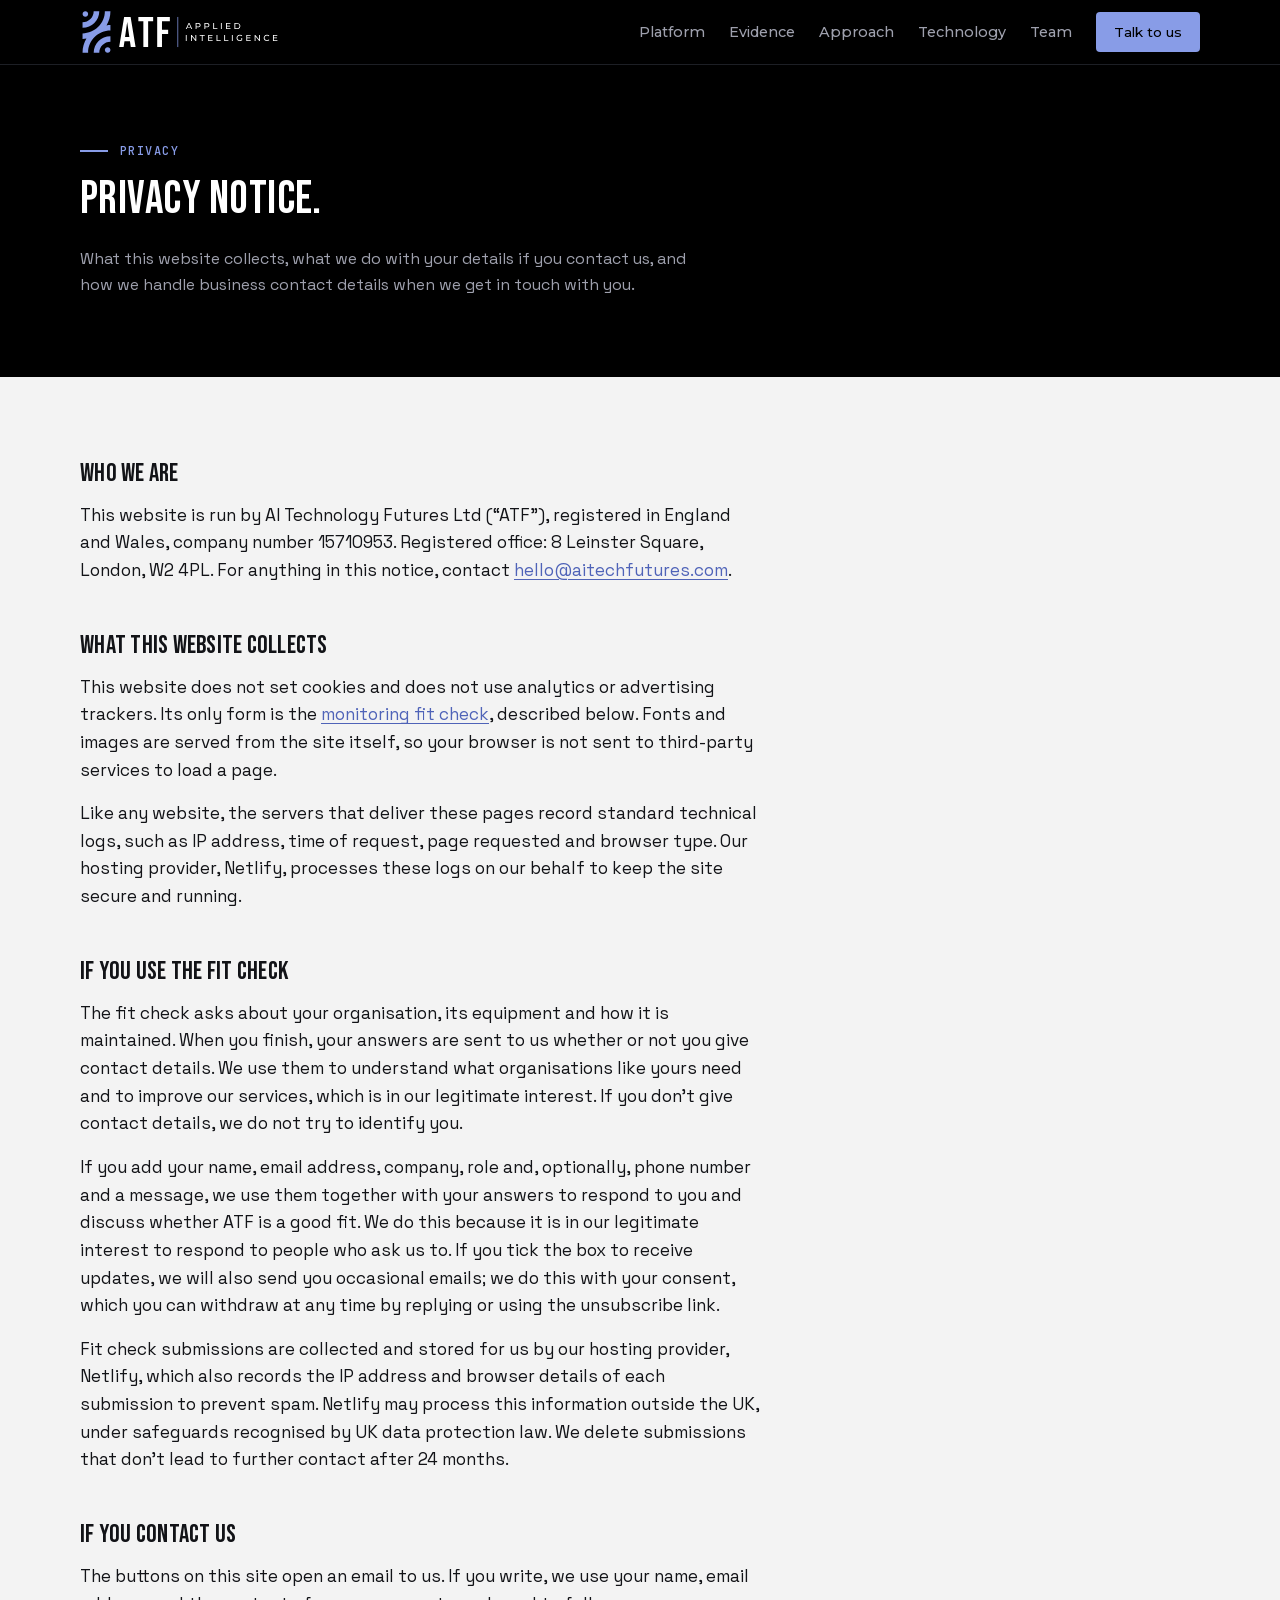
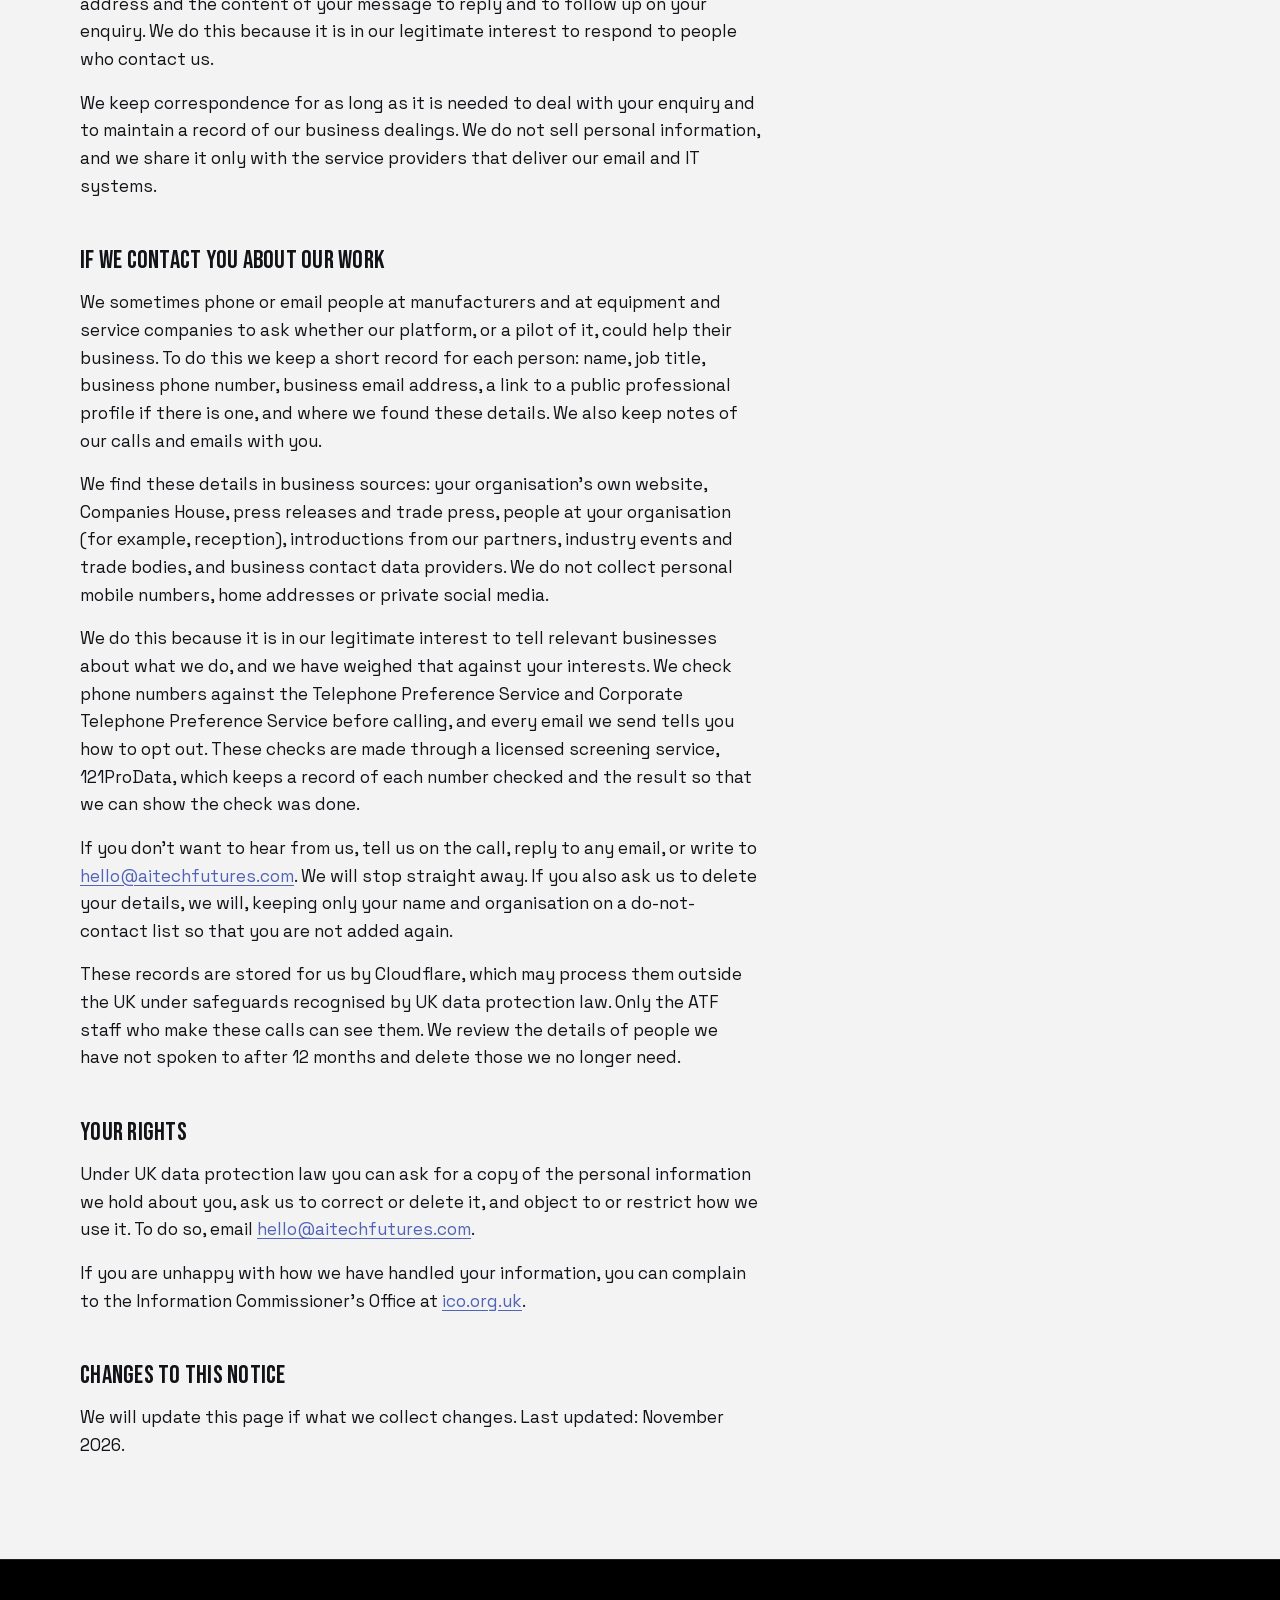
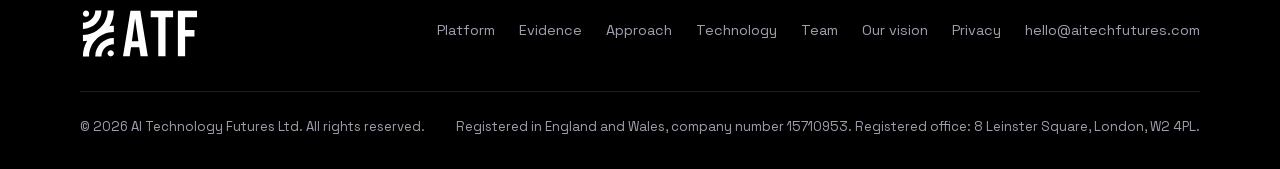
<file: privacy.html>
<!doctype html>
<html lang="en-GB">
<head>
<meta charset="utf-8">
<meta name="viewport" content="width=device-width,initial-scale=1">
<title>Privacy Notice | ATF</title>
<meta name="description" content="How AI Technology Futures Ltd (ATF) handles personal information on this website, when you contact us, and when we contact you.">
<link rel="canonical" href="https://www.aitechfutures.com/privacy.html">
<link rel="icon" href="favicon.ico" sizes="any">
<link rel="icon" href="favicon.svg" type="image/svg+xml">
<link rel="apple-touch-icon" href="apple-touch-icon.png">
<meta name="theme-color" content="#000000">
<link rel="preload" href="assets/fonts/bebas-neue.woff2" as="font" type="font/woff2" crossorigin>
<link rel="stylesheet" href="assets/site.css">
</head>
<body>
<a class="skip" href="#main">Skip to content</a>

<header class="site-header">
  <div class="wrap">
    <a class="brand" href="index.html#top" aria-label="ATF home">
      <img src="assets/logo/ATF_wide_applied_colour-on-dark.svg" alt="ATF Applied Intelligence" width="212" height="49">
    </a>
    <button class="menu-btn" type="button" aria-expanded="false" aria-controls="nav">Menu</button>
    <nav class="nav" id="nav" aria-label="Main">
      <ul>
        <li><a href="index.html#platform">Platform</a></li>
        <li><a href="index.html#evidence">Evidence</a></li>
        <li><a href="index.html#approach">Approach</a></li>
        <li><a href="index.html#technology">Technology</a></li>
        <li><a href="index.html#team">Team</a></li>
      </ul>
      <a class="btn btn-primary" href="index.html#contact">Talk to us</a>
    </nav>
  </div>
</header>

<main id="main">

<section class="dark v-hero" aria-labelledby="p-h">
  <div class="wrap">
    <p class="eyebrow">Privacy</p>
    <h1 id="p-h">Privacy notice.</h1>
    <p class="lede">What this website collects, what we do with your details if you contact us, and how we handle business contact details when we get in touch with you.</p>
  </div>
</section>

<section aria-labelledby="p1-h">
  <div class="wrap">
    <div class="prose doc">
      <h2 id="p1-h">Who we are</h2>
      <p>This website is run by AI Technology Futures Ltd (“ATF”), registered in England and Wales, company number 15710953. Registered office: 8 Leinster Square, London, W2 4PL. For anything in this notice, contact <a href="mailto:hello@aitechfutures.com">hello@aitechfutures.com</a>.</p>

      <h2>What this website collects</h2>
      <p>This website does not set cookies and does not use analytics or advertising trackers. Its only form is the <a href="fit-check.html">monitoring fit check</a>, described below. Fonts and images are served from the site itself, so your browser is not sent to third-party services to load a page.</p>
      <p>Like any website, the servers that deliver these pages record standard technical logs, such as IP address, time of request, page requested and browser type. Our hosting provider, Netlify, processes these logs on our behalf to keep the site secure and running.</p>

      <h2>If you use the fit check</h2>
      <p>The fit check asks about your organisation, its equipment and how it is maintained. When you finish, your answers are sent to us whether or not you give contact details. We use them to understand what organisations like yours need and to improve our services, which is in our legitimate interest. If you don’t give contact details, we do not try to identify you.</p>
      <p>If you add your name, email address, company, role and, optionally, phone number and a message, we use them together with your answers to respond to you and discuss whether ATF is a good fit. We do this because it is in our legitimate interest to respond to people who ask us to. If you tick the box to receive updates, we will also send you occasional emails; we do this with your consent, which you can withdraw at any time by replying or using the unsubscribe link.</p>
      <p>Fit check submissions are collected and stored for us by our hosting provider, Netlify, which also records the IP address and browser details of each submission to prevent spam. Netlify may process this information outside the UK, under safeguards recognised by UK data protection law. We delete submissions that don’t lead to further contact after 24 months.</p>

      <h2>If you contact us</h2>
      <p>The buttons on this site open an email to us. If you write, we use your name, email address and the content of your message to reply and to follow up on your enquiry. We do this because it is in our legitimate interest to respond to people who contact us.</p>
      <p>We keep correspondence for as long as it is needed to deal with your enquiry and to maintain a record of our business dealings. We do not sell personal information, and we share it only with the service providers that deliver our email and IT systems.</p>

      <h2 id="outreach">If we contact you about our work</h2>
      <p>We sometimes phone or email people at manufacturers and at equipment and service companies to ask whether our platform, or a pilot of it, could help their business. To do this we keep a short record for each person: name, job title, business phone number, business email address, a link to a public professional profile if there is one, and where we found these details. We also keep notes of our calls and emails with you.</p>
      <p>We find these details in business sources: your organisation’s own website, Companies House, press releases and trade press, people at your organisation (for example, reception), introductions from our partners, industry events and trade bodies, and business contact data providers. We do not collect personal mobile numbers, home addresses or private social media.</p>
      <p>We do this because it is in our legitimate interest to tell relevant businesses about what we do, and we have weighed that against your interests. We check phone numbers against the Telephone Preference Service and Corporate Telephone Preference Service before calling, and every email we send tells you how to opt out. These checks are made through a licensed screening service, 121ProData, which keeps a record of each number checked and the result so that we can show the check was done.</p>
      <p>If you don’t want to hear from us, tell us on the call, reply to any email, or write to <a href="mailto:hello@aitechfutures.com">hello@aitechfutures.com</a>. We will stop straight away. If you also ask us to delete your details, we will, keeping only your name and organisation on a do-not-contact list so that you are not added again.</p>
      <p>These records are stored for us by Cloudflare, which may process them outside the UK under safeguards recognised by UK data protection law. Only the ATF staff who make these calls can see them. We review the details of people we have not spoken to after 12 months and delete those we no longer need.</p>

      <h2>Your rights</h2>
      <p>Under UK data protection law you can ask for a copy of the personal information we hold about you, ask us to correct or delete it, and object to or restrict how we use it. To do so, email <a href="mailto:hello@aitechfutures.com">hello@aitechfutures.com</a>.</p>
      <p>If you are unhappy with how we have handled your information, you can complain to the Information Commissioner’s Office at <a href="https://ico.org.uk/make-a-complaint/" rel="noopener">ico.org.uk</a>.</p>

      <h2>Changes to this notice</h2>
      <p>We will update this page if what we collect changes. Last updated: November 2026.</p>
    </div>
  </div>
</section>

</main>

<footer class="site-footer">
  <div class="wrap">
    <img src="assets/logo/ATF_compact_plain_white.svg" alt="ATF" width="120" height="60">
    <nav aria-label="Footer">
      <ul>
        <li><a href="index.html#platform">Platform</a></li>
        <li><a href="index.html#evidence">Evidence</a></li>
        <li><a href="index.html#approach">Approach</a></li>
        <li><a href="index.html#technology">Technology</a></li>
        <li><a href="index.html#team">Team</a></li>
        <li><a href="vision.html">Our vision</a></li>
        <li><a href="privacy.html">Privacy</a></li>
        <li><a href="mailto:hello@aitechfutures.com">hello@aitechfutures.com</a></li>
      </ul>
    </nav>
    <div class="legal">
      <span>© 2026 AI Technology Futures Ltd. All rights reserved.</span>
      <span>Registered in England and Wales, company number 15710953. Registered office: 8 Leinster Square, London, W2 4PL.</span>
    </div>
  </div>
</footer>

<script src="assets/site.js" defer></script>
</body>
</html>
</file>
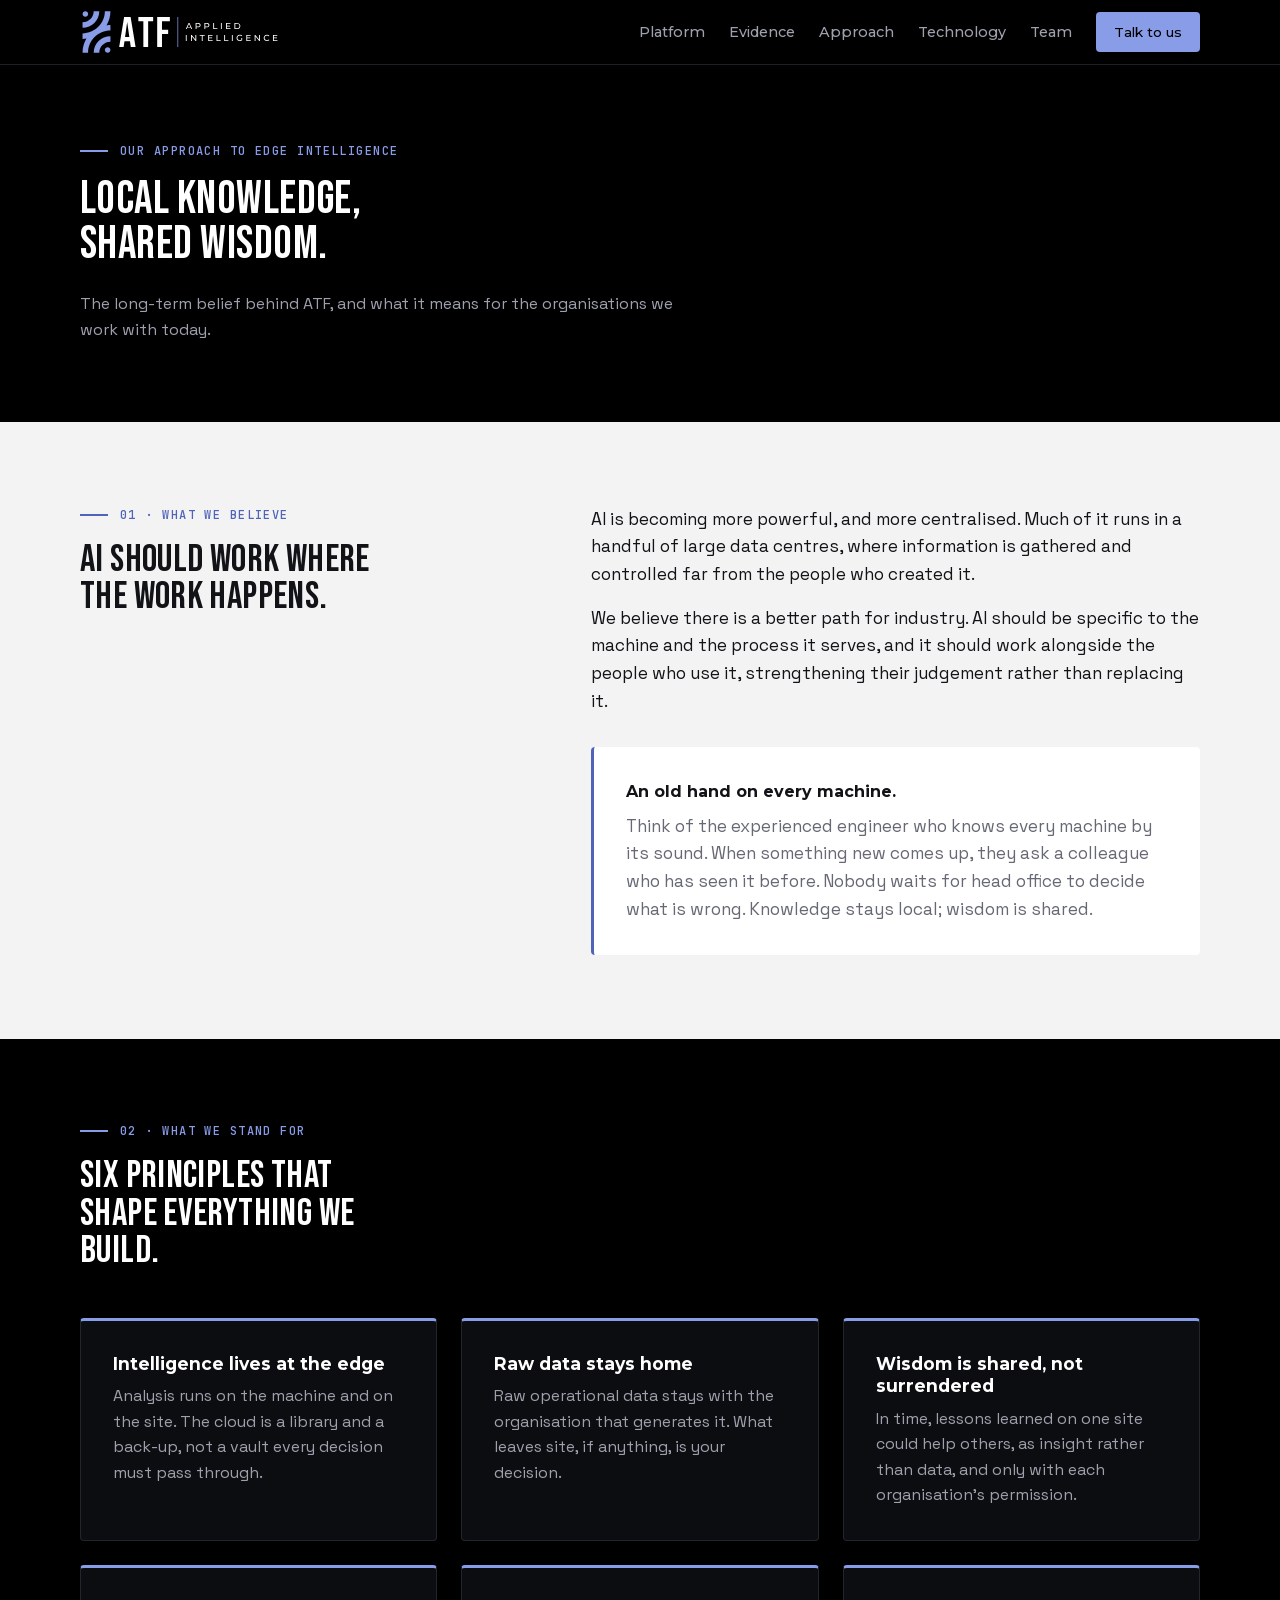
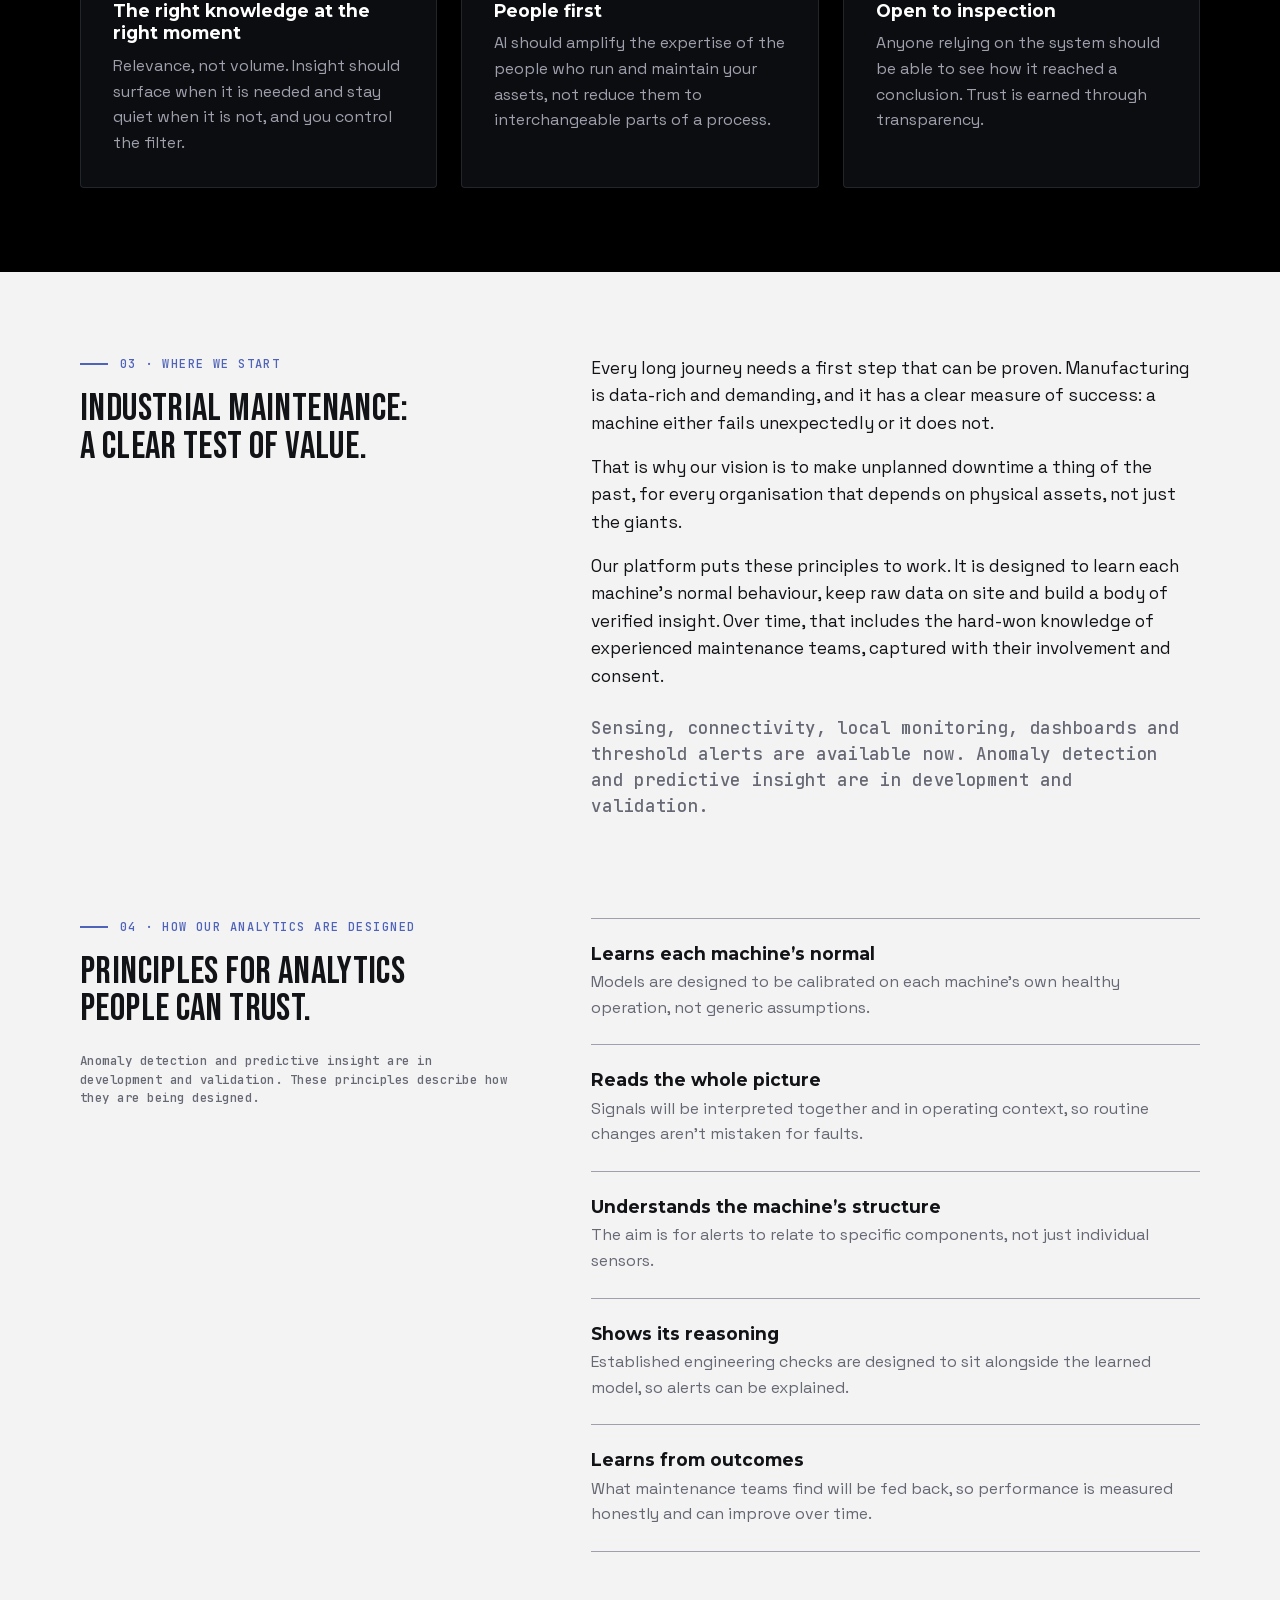
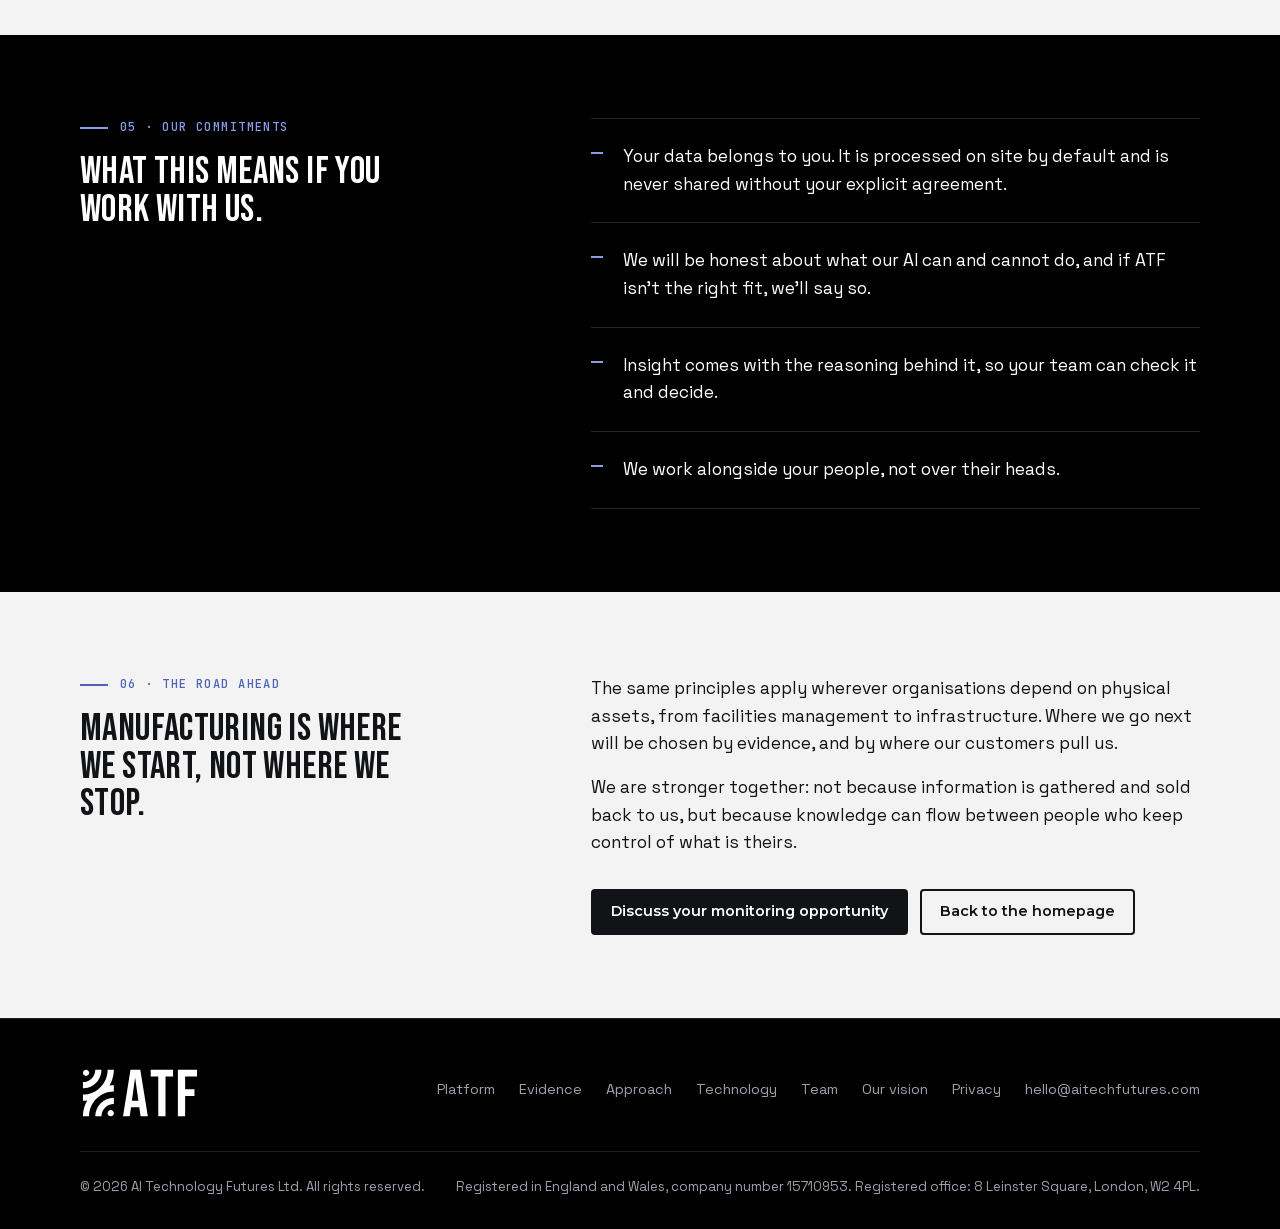
<file: vision.html>
<!doctype html>
<html lang="en-GB">
<head>
<meta charset="utf-8">
<meta name="viewport" content="width=device-width,initial-scale=1">
<title>Our Approach to Edge Intelligence | ATF</title>
<meta name="description" content="The long-term belief behind ATF: intelligence at the edge, raw data that stays with the organisation that generates it, and insight that strengthens human judgement.">
<link rel="canonical" href="https://www.aitechfutures.com/vision.html">
<meta property="og:url" content="https://www.aitechfutures.com/vision.html">
<meta property="og:type" content="website">
<meta property="og:site_name" content="ATF">
<meta property="og:title" content="Our Approach to Edge Intelligence | ATF">
<meta property="og:description" content="Local knowledge, shared wisdom: the long-term belief behind ATF.">
<meta property="og:image" content="https://www.aitechfutures.com/og-share-1200x630.png">
<meta name="twitter:card" content="summary_large_image">
<link rel="icon" href="favicon.ico" sizes="any">
<link rel="icon" href="favicon.svg" type="image/svg+xml">
<link rel="apple-touch-icon" href="apple-touch-icon.png">
<meta name="theme-color" content="#000000">
<link rel="preload" href="assets/fonts/bebas-neue.woff2" as="font" type="font/woff2" crossorigin>
<link rel="stylesheet" href="assets/site.css">
</head>
<body>
<a class="skip" href="#main">Skip to content</a>

<header class="site-header">
  <div class="wrap">
    <a class="brand" href="index.html#top" aria-label="ATF home">
      <img src="assets/logo/ATF_wide_applied_colour-on-dark.svg" alt="ATF Applied Intelligence" width="212" height="49">
    </a>
    <button class="menu-btn" type="button" aria-expanded="false" aria-controls="nav">Menu</button>
    <nav class="nav" id="nav" aria-label="Main">
      <ul>
        <li><a href="index.html#platform">Platform</a></li>
        <li><a href="index.html#evidence">Evidence</a></li>
        <li><a href="index.html#approach">Approach</a></li>
        <li><a href="index.html#technology">Technology</a></li>
        <li><a href="index.html#team">Team</a></li>
      </ul>
      <a class="btn btn-primary" href="index.html#contact">Talk to us</a>
    </nav>
  </div>
</header>

<main id="main">

<section class="dark v-hero" aria-labelledby="v-h">
  <div class="wrap">
    <p class="eyebrow">Our approach to edge intelligence</p>
    <h1 id="v-h">Local knowledge, shared wisdom.</h1>
    <p class="lede">The long-term belief behind ATF, and what it means for the organisations we work with today.</p>
  </div>
</section>

<section aria-labelledby="v1-h">
  <div class="wrap split">
    <div>
      <p class="eyebrow">01 · What we believe</p>
      <h2 id="v1-h">AI should work where the work happens.</h2>
    </div>
    <div class="prose">
      <p>AI is becoming more powerful, and more centralised. Much of it runs in a handful of large data centres, where information is gathered and controlled far from the people who created it.</p>
      <p>We believe there is a better path for industry. AI should be specific to the machine and the process it serves, and it should work alongside the people who use it, strengthening their judgement rather than replacing it.</p>
      <div class="analogy">
        <strong>An old hand on every machine.</strong>
        <p>Think of the experienced engineer who knows every machine by its sound. When something new comes up, they ask a colleague who has seen it before. Nobody waits for head office to decide what is wrong. Knowledge stays local; wisdom is shared.</p>
      </div>
    </div>
  </div>
</section>

<section class="dark" aria-labelledby="v2-h">
  <div class="wrap">
    <div class="sec-head">
      <p class="eyebrow">02 · What we stand for</p>
      <h2 id="v2-h">Six principles that shape everything we build.</h2>
    </div>
    <div class="grid g3">
      <article class="card"><h3>Intelligence lives at the edge</h3><p>Analysis runs on the machine and on the site. The cloud is a library and a back-up, not a vault every decision must pass through.</p></article>
      <article class="card"><h3>Raw data stays home</h3><p>Raw operational data stays with the organisation that generates it. What leaves site, if anything, is your decision.</p></article>
      <article class="card"><h3>Wisdom is shared, not surrendered</h3><p>In time, lessons learned on one site could help others, as insight rather than data, and only with each organisation’s permission.</p></article>
      <article class="card"><h3>The right knowledge at the right moment</h3><p>Relevance, not volume. Insight should surface when it is needed and stay quiet when it is not, and you control the filter.</p></article>
      <article class="card"><h3>People first</h3><p>AI should amplify the expertise of the people who run and maintain your assets, not reduce them to interchangeable parts of a process.</p></article>
      <article class="card"><h3>Open to inspection</h3><p>Anyone relying on the system should be able to see how it reached a conclusion. Trust is earned through transparency.</p></article>
    </div>
  </div>
</section>

<section aria-labelledby="v3-h">
  <div class="wrap split">
    <div>
      <p class="eyebrow">03 · Where we start</p>
      <h2 id="v3-h">Industrial maintenance: a clear test of value.</h2>
    </div>
    <div class="prose">
      <p>Every long journey needs a first step that can be proven. Manufacturing is data-rich and demanding, and it has a clear measure of success: a machine either fails unexpectedly or it does not.</p>
      <p>That is why our vision is to make unplanned downtime a thing of the past, for every organisation that depends on physical assets, not just the giants.</p>
      <p>Our platform puts these principles to work. It is designed to learn each machine’s normal behaviour, keep raw data on site and build a body of verified insight. Over time, that includes the hard-won knowledge of experienced maintenance teams, captured with their involvement and consent.</p>
      <p class="note">Sensing, connectivity, local monitoring, dashboards and threshold alerts are available now. Anomaly detection and predictive insight are in development and validation.</p>
    </div>
  </div>
</section>

<section class="flush" id="analytics" aria-labelledby="va-h">
  <div class="wrap split">
    <div>
      <p class="eyebrow">04 · How our analytics are designed</p>
      <h2 id="va-h">Principles for analytics people can trust.</h2>
      <p class="note">Anomaly detection and predictive insight are in development and validation. These principles describe how they are being designed.</p>
    </div>
    <ul class="design">
      <li><h3>Learns each machine’s normal</h3><p>Models are designed to be calibrated on each machine’s own healthy operation, not generic assumptions.</p></li>
      <li><h3>Reads the whole picture</h3><p>Signals will be interpreted together and in operating context, so routine changes aren’t mistaken for faults.</p></li>
      <li><h3>Understands the machine’s structure</h3><p>The aim is for alerts to relate to specific components, not just individual sensors.</p></li>
      <li><h3>Shows its reasoning</h3><p>Established engineering checks are designed to sit alongside the learned model, so alerts can be explained.</p></li>
      <li><h3>Learns from outcomes</h3><p>What maintenance teams find will be fed back, so performance is measured honestly and can improve over time.</p></li>
    </ul>
  </div>
</section>

<section class="dark" aria-labelledby="v4-h">
  <div class="wrap split">
    <div>
      <p class="eyebrow">05 · Our commitments</p>
      <h2 id="v4-h">What this means if you work with us.</h2>
    </div>
    <div>
      <ul class="commit">
        <li>Your data belongs to you. It is processed on site by default and is never shared without your explicit agreement.</li>
        <li>We will be honest about what our AI can and cannot do, and if ATF isn’t the right fit, we’ll say so.</li>
        <li>Insight comes with the reasoning behind it, so your team can check it and decide.</li>
        <li>We work alongside your people, not over their heads.</li>
      </ul>
    </div>
  </div>
</section>

<section aria-labelledby="v5-h">
  <div class="wrap split">
    <div>
      <p class="eyebrow">06 · The road ahead</p>
      <h2 id="v5-h">Manufacturing is where we start, not where we stop.</h2>
    </div>
    <div class="prose">
      <p>The same principles apply wherever organisations depend on physical assets, from facilities management to infrastructure. Where we go next will be chosen by evidence, and by where our customers pull us.</p>
      <p>We are stronger together: not because information is gathered and sold back to us, but because knowledge can flow between people who keep control of what is theirs.</p>
      <div class="btns mt">
        <a class="btn btn-primary" href="mailto:hello@aitechfutures.com?subject=Monitoring%20opportunity">Discuss your monitoring opportunity</a>
        <a class="btn btn-secondary" href="index.html">Back to the homepage</a>
      </div>
    </div>
  </div>
</section>

</main>

<footer class="site-footer">
  <div class="wrap">
    <img src="assets/logo/ATF_compact_plain_white.svg" alt="ATF" width="120" height="60">
    <nav aria-label="Footer">
      <ul>
        <li><a href="index.html#platform">Platform</a></li>
        <li><a href="index.html#evidence">Evidence</a></li>
        <li><a href="index.html#approach">Approach</a></li>
        <li><a href="index.html#technology">Technology</a></li>
        <li><a href="index.html#team">Team</a></li>
        <li><a href="vision.html">Our vision</a></li>
        <li><a href="privacy.html">Privacy</a></li>
        <li><a href="mailto:hello@aitechfutures.com">hello@aitechfutures.com</a></li>
      </ul>
    </nav>
    <div class="legal">
      <span>© 2026 AI Technology Futures Ltd. All rights reserved.</span>
      <span>Registered in England and Wales, company number 15710953. Registered office: 8 Leinster Square, London, W2 4PL.</span>
    </div>
  </div>
</footer>

<script src="assets/site.js" defer></script>
</body>
</html>
</file>
<file: assets/site.css>
/* ATF website — styles follow the ATF Brand Assets (Sept 2026). Tokens below are the brand palette; do not add colours. */
@font-face{font-family:'Bebas Neue';font-style:normal;font-weight:400;font-display:swap;src:url(fonts/bebas-neue.woff2) format('woff2')}
@font-face{font-family:'Montserrat';font-style:normal;font-weight:100 900;font-display:swap;src:url(fonts/montserrat.woff2) format('woff2')}
@font-face{font-family:'Space Grotesk';font-style:normal;font-weight:300 700;font-display:swap;src:url(fonts/space-grotesk.woff2) format('woff2')}
@font-face{font-family:'JetBrains Mono';font-style:normal;font-weight:400 800;font-display:swap;src:url(fonts/jetbrains-mono.woff2) format('woff2')}
:root{
  --future-blue:#889CE7;      /* mark, accents, rules; text on black only */
  --tech-black:#000000;       /* dark backgrounds */
  --logo-ink:#121317;         /* body text on light */
  --soft-gray:#F3F3F3;        /* page and card backgrounds */
  --industrial-gray:#9EA0AD;  /* dividers, UI; text on black only */
  --deep-blue:#4F63B8;        /* links and blue text on light */
  --text-gray:#666874;        /* secondary text on light */
  --white:#FFFFFF;

  --f-display:'Bebas Neue',Impact,'Arial Narrow',sans-serif;
  --f-sub:'Montserrat',Arial,sans-serif;
  --f-body:'Space Grotesk',Arial,sans-serif;
  --f-mono:'JetBrains Mono',Consolas,ui-monospace,monospace;

  --s1:4px;--s2:8px;--s3:16px;--s4:24px;--s5:32px;--s6:48px;--s7:64px;--s8:96px;--s9:128px;
  --wrap:1200px;--gutter:clamp(16px,4vw,40px);
  --radius:4px;
}
*,*::before,*::after{box-sizing:border-box}
html{scroll-behavior:smooth;-webkit-text-size-adjust:100%}
@media (prefers-reduced-motion:reduce){html{scroll-behavior:auto}*{animation:none!important;transition:none!important}}
body{margin:0;background:var(--soft-gray);color:var(--logo-ink);font:400 16px/1.6 var(--f-body);-webkit-font-smoothing:antialiased}
img,svg{max-width:100%;display:block}
a{color:var(--deep-blue);text-underline-offset:3px}
:focus-visible{outline:3px solid var(--future-blue);outline-offset:3px;border-radius:2px}
.skip{position:absolute;left:-9999px;top:8px;background:var(--white);color:var(--logo-ink);padding:8px 16px;z-index:100;font-family:var(--f-sub);font-weight:600}
.skip:focus{left:8px}
.wrap{max-width:var(--wrap);margin:0 auto;padding:0 var(--gutter)}

/* type */
h1,h2{font-family:var(--f-display);font-weight:400;letter-spacing:.01em;line-height:.98;margin:0}
h1{font-size:clamp(2.4rem,3.6vw,3.5rem)}
h2{font-size:clamp(2rem,3vw,2.75rem);max-width:22ch}
h3{font-family:var(--f-sub);font-weight:700;font-size:1.08rem;line-height:1.3;margin:0 0 var(--s2)}
p{margin:0 0 var(--s3)}
.eyebrow{font-family:var(--f-mono);font-size:.75rem;font-weight:500;letter-spacing:.12em;text-transform:uppercase;color:var(--deep-blue);display:flex;align-items:center;gap:12px;margin:0 0 var(--s3)}
.eyebrow::before{content:"";width:28px;height:2px;background:currentColor}
.lede{font-size:clamp(1rem,1.15vw,1.1rem);max-width:62ch;color:var(--text-gray)}

/* dark sections */
.dark{background:var(--tech-black);color:var(--white)}
.dark .eyebrow{color:var(--future-blue)}
.dark .lede,.dark p.muted{color:var(--industrial-gray)}
.dark a{color:var(--future-blue)}

/* buttons */
.btn{display:inline-flex;align-items:center;justify-content:center;gap:10px;min-height:46px;padding:11px 18px;border-radius:var(--radius);font:600 .9rem/1.2 var(--f-sub);text-decoration:none;border:2px solid transparent;transition:background .15s,color .15s,border-color .15s}
.btn-primary{background:var(--logo-ink);color:var(--white)}
.btn-primary:hover{background:var(--deep-blue)}
.btn-secondary{border-color:var(--logo-ink);color:var(--logo-ink)}
.btn-secondary:hover{background:var(--logo-ink);color:var(--white)}
.dark .btn-primary{background:var(--future-blue);color:var(--tech-black)}
.dark .btn-primary:hover{background:var(--white)}
.dark .btn-secondary{border-color:var(--industrial-gray);color:var(--white)}
.dark .btn-secondary:hover{border-color:var(--white);background:transparent}
.btns{display:flex;flex-wrap:wrap;gap:12px}
.btns.mt,.more{margin-top:var(--s5)}

/* header */
.site-header{position:sticky;top:0;z-index:50;background:var(--tech-black);border-bottom:1px solid #1d1f25}
.site-header .wrap{display:flex;align-items:center;justify-content:space-between;gap:var(--s4);min-height:64px}
.brand{display:block;padding:8px 0}
.brand img{width:200px;height:auto}
.nav{display:flex;align-items:center;gap:var(--s4)}
.nav ul{display:flex;gap:var(--s4);list-style:none;margin:0;padding:0}
.nav a{color:var(--industrial-gray);text-decoration:none;font:500 .9rem var(--f-sub)}
.nav a:hover{color:var(--white)}
.nav .btn{min-height:40px;padding:8px 16px;font-size:.85rem}
.site-header .btn-primary{background:var(--future-blue);color:var(--tech-black)}
.site-header .btn-primary:hover{background:var(--white);color:var(--tech-black)}
.menu-btn{display:none;background:none;border:1px solid #33353d;color:var(--white);border-radius:var(--radius);min-height:44px;padding:8px 14px;font:600 .85rem var(--f-sub)}
@media (max-width:960px){
  .menu-btn{display:inline-flex}
  .nav{position:absolute;left:0;right:0;top:100%;background:var(--tech-black);flex-direction:column;align-items:stretch;padding:var(--s3) var(--gutter) var(--s4);border-bottom:1px solid #1d1f25;display:none}
  .nav.open{display:flex}
  .nav ul{flex-direction:column;gap:0}
  .nav ul a{display:block;padding:12px 0;border-bottom:1px solid #1d1f25}
}

/* sections */
section{padding:clamp(56px,6.5vw,96px) 0}
.sec-head{margin-bottom:clamp(28px,4vw,48px)}
.sec-head h2+p{margin-top:var(--s4)}
.flush{padding-top:0;scroll-margin-top:88px} /* follows a section with the same background; the margin clears the sticky header on anchor links */
.on-white{background:var(--white)}

/* hero */
.hero{padding:clamp(32px,4vw,56px) 0 clamp(40px,4.5vw,64px);position:relative;overflow:hidden}
.hero-grid{display:grid;grid-template-columns:1fr 1fr;gap:clamp(32px,5vw,72px);align-items:center}
.hero h1{max-width:19ch}
.hero .lede{margin:var(--s3) 0 var(--s4)}
.hero .lede strong{color:var(--white);font-weight:600}
.rotator{display:block;color:var(--future-blue);transition:transform .35s ease,opacity .35s ease}
.rotator.out{transform:translateY(-.35em);opacity:0}
.rotator.in{transform:translateY(.35em);opacity:0;transition:none}
.sr-only{position:absolute;width:1px;height:1px;margin:-1px;padding:0;overflow:hidden;clip:rect(0 0 0 0);white-space:nowrap;border:0}
.hero-art{margin:0;width:100%}
.hero-art img{width:100%;height:auto;aspect-ratio:1536/1024;border-radius:var(--radius)}
.hero-art figcaption{color:var(--industrial-gray);margin-top:var(--s2)}
.hero-art picture,.photo picture{display:block}
.hero-foot{margin-top:clamp(32px,4vw,48px);display:grid;grid-template-columns:repeat(3,1fr);border-top:1px solid #23252c}
.hero-foot div{padding:var(--s4) var(--s4) 0 0}
.hero-foot dt{font:700 .95rem var(--f-sub);color:var(--white);margin-bottom:4px}
.hero-foot dd{margin:0;color:var(--industrial-gray);font-size:.95rem}
@media (max-width:900px){.hero-grid{grid-template-columns:1fr}.hero-art{max-width:560px}.hero-art img{aspect-ratio:1/1}.hero-foot{grid-template-columns:1fr}.hero-foot div{padding:var(--s3) 0;border-bottom:1px solid #23252c}}

/* cards */
.grid{display:grid;gap:var(--s4)}
.g3{grid-template-columns:repeat(3,1fr)}
.g2{grid-template-columns:repeat(2,1fr)}
@media (max-width:960px){.g3{grid-template-columns:1fr}}
@media (max-width:720px){.g2{grid-template-columns:1fr}}
.card{background:var(--white);border-radius:var(--radius);padding:var(--s5);border-top:3px solid var(--logo-ink)}
.card p{color:var(--text-gray);margin:0}
.ic{width:32px;height:32px;fill:currentColor;color:var(--deep-blue);margin-bottom:var(--s4)}
.dark .card{background:#0c0d10;border:1px solid #23252c;border-top:3px solid var(--future-blue)}
.dark .card p{color:var(--industrial-gray)}
.dark .ic{color:var(--future-blue)}

.split{display:grid;grid-template-columns:5fr 7fr;gap:clamp(32px,6vw,96px);align-items:start}
@media (max-width:900px){.split{grid-template-columns:1fr}}

/* maturity board */
.status{margin-top:var(--s5);display:grid;grid-template-columns:1fr 1fr;border:1px solid var(--industrial-gray);border-radius:var(--radius);background:var(--white)}
.status>div{padding:var(--s4) var(--s5)}
.status>div+div{border-left:1px solid var(--industrial-gray)}
.status .tag{display:inline-flex;align-items:center;gap:8px;font:500 .8rem var(--f-mono);letter-spacing:.02em;margin-bottom:var(--s2)}
.status .tag::before{content:"";width:10px;height:10px;background:var(--deep-blue)}
.status .dev .tag::before{background:transparent;border:2px solid var(--deep-blue)}
.status p{margin:0}
@media (max-width:720px){.status{grid-template-columns:1fr}.status>div+div{border-left:0;border-top:1px solid var(--industrial-gray)}}

/* benefits list */
.benefits{display:grid;grid-template-columns:1fr 1fr;gap:0;border-top:1px solid #23252c}
.benefits div{padding:var(--s5) var(--s5) var(--s5) 0;border-bottom:1px solid #23252c}
.benefits div:nth-child(odd){padding-right:var(--s5);border-right:1px solid #23252c}
.benefits div:nth-child(even){padding-left:var(--s5)}
.benefits p{color:var(--industrial-gray);margin:0}
@media (max-width:720px){.benefits{grid-template-columns:1fr}.benefits div,.benefits div:nth-child(even),.benefits div:nth-child(odd){padding:var(--s4) 0;border-right:0}}
.trust{margin-top:var(--s6);padding-left:var(--s4);border-left:3px solid var(--future-blue);font-size:1.15rem;max-width:60ch;color:var(--white)}

/* architecture */
.arch{list-style:none;margin:0;padding:0;display:grid;grid-template-columns:repeat(5,1fr);gap:0}
.arch li{position:relative;padding:var(--s4) var(--s4) var(--s4) 0;border-top:3px solid var(--logo-ink)}
.arch li+li{padding-left:var(--s4);border-left:1px solid var(--industrial-gray)}
.arch li.opt{border-top-style:dashed;border-top-color:var(--industrial-gray)}
.arch .k{font:500 .8rem var(--f-mono);letter-spacing:.02em;color:var(--deep-blue);display:block;margin-bottom:var(--s3)}
.arch p{color:var(--text-gray);font-size:.95rem;margin:0}
@media (max-width:960px){.arch{grid-template-columns:1fr}.arch li,.arch li+li{padding:var(--s4) 0 var(--s4) var(--s5);border-left:3px solid var(--logo-ink);border-top:0}.arch li.opt{border-left-style:dashed;border-left-color:var(--industrial-gray)}}
figcaption{font:500 .78rem var(--f-mono);letter-spacing:.02em;color:var(--text-gray);margin-top:var(--s3)}

.principles{margin-top:clamp(40px,5vw,64px)}
.principles .head{display:flex;flex-wrap:wrap;justify-content:space-between;align-items:end;gap:var(--s3);margin-bottom:var(--s5)}
.principles h3.big{font-family:var(--f-display);font-weight:400;font-size:clamp(1.7rem,2.4vw,2.1rem);margin:0}
.pill{display:inline-flex;align-items:center;gap:8px;border:1.5px solid var(--deep-blue);color:var(--deep-blue);border-radius:999px;padding:6px 14px;font:500 .8rem var(--f-mono);letter-spacing:.02em}
.pill::before{content:"";width:8px;height:8px;border-radius:50%;border:2px solid currentColor}

/* evidence */
.panel{background:var(--white);border-radius:var(--radius);overflow:hidden;display:flex;flex-direction:column}
.panel .art{border-bottom:1px solid var(--soft-gray)}
.panel .art img{width:100%;height:auto;aspect-ratio:720/460}
.panel .body{padding:var(--s5);display:flex;flex-direction:column;gap:var(--s3);flex:1}
.panel .body p{margin:0}
.panel .meta{display:flex;flex-wrap:wrap;gap:8px;margin:0;padding:0;list-style:none}
.panel .meta li{font:500 .8rem var(--f-mono);letter-spacing:.02em;background:var(--soft-gray);padding:4px 10px;border-radius:2px;color:var(--logo-ink)}
.qual{font-size:.9rem;color:var(--text-gray);border-top:1px solid var(--soft-gray);padding-top:var(--s3);margin-top:auto}

/* journey */
.steps{list-style:none;margin:0;padding:0;display:grid;grid-template-columns:repeat(3,1fr);gap:var(--s4)}
.steps li{border-top:1px solid var(--industrial-gray);padding-top:var(--s4)}
.steps .n{font-family:var(--f-display);font-size:2.8rem;line-height:1;color:var(--deep-blue);display:block;margin-bottom:var(--s3)}
.steps p{color:var(--text-gray);margin:0}
@media (max-width:820px){.steps{grid-template-columns:1fr}}

/* team */
.team{display:grid;grid-template-columns:repeat(3,1fr);gap:var(--s4)}
@media (max-width:960px){.team{grid-template-columns:repeat(2,1fr)}}
@media (max-width:600px){.team{grid-template-columns:1fr}}
.person{background:var(--white);border-radius:var(--radius);padding:var(--s4);display:grid;grid-template-columns:72px 1fr;gap:var(--s3);align-items:start}
.person img{width:72px;height:72px;border-radius:50%;object-fit:cover;filter:grayscale(1)}
.person h3{margin:0}
.person .role{font:500 .85rem var(--f-sub);color:var(--deep-blue);margin:2px 0 var(--s2)}
.person p{font-size:.92rem;color:var(--text-gray);margin:0;grid-column:1/-1}

/* cta */
.cta{text-align:left}
.cta h2{max-width:24ch}
.cta .lede{margin:var(--s4) 0 var(--s5)}
.cta .direct{margin:var(--s4) 0 0;color:var(--industrial-gray)}

/* footer */
.site-footer{background:var(--tech-black);color:var(--industrial-gray);border-top:1px solid #1d1f25;padding:var(--s6) 0 var(--s5);font-size:.9rem}
.site-footer .wrap{display:flex;flex-wrap:wrap;justify-content:space-between;gap:var(--s5);align-items:flex-start}
.site-footer img{width:120px;height:auto}
.site-footer ul{list-style:none;margin:0;padding:0;display:flex;flex-wrap:wrap;gap:0 var(--s4)}
.site-footer a{color:var(--industrial-gray);text-decoration:none}
.site-footer ul a{display:inline-block;padding:11px 0}
.site-footer a:hover{color:var(--white)}
.site-footer .legal{width:100%;border-top:1px solid #1d1f25;padding-top:var(--s4);display:flex;flex-wrap:wrap;justify-content:space-between;gap:var(--s3);font-size:.82rem}

/* analytics design list */
.design{list-style:none;margin:0;padding:0;border-top:1px solid var(--industrial-gray)}
.design li{padding:var(--s4) 0;border-bottom:1px solid var(--industrial-gray)}
.design h3{margin-bottom:4px}
.design p{color:var(--text-gray);margin:0}
/* vision page */
.v-hero{padding:clamp(48px,6vw,88px) 0 clamp(40px,5vw,72px)}
.v-hero h1{max-width:22ch}
.v-hero .lede{margin-top:var(--s4)}
.prose{max-width:68ch}
.prose p{font-size:1.08rem}
.analogy{margin:var(--s5) 0 0;padding:var(--s5);background:var(--white);border-left:3px solid var(--deep-blue);border-radius:var(--radius)}
.analogy strong{font-family:var(--f-sub);display:block;margin-bottom:var(--s2)}
.analogy p{margin:0;color:var(--text-gray)}
.note{font:500 .78rem/1.5 var(--f-mono);letter-spacing:.04em;color:var(--text-gray);margin-top:var(--s4)}
.dark .note{color:var(--industrial-gray)}
.doc h2{font-size:clamp(1.5rem,2vw,1.8rem);max-width:none;margin:var(--s6) 0 var(--s3)}
.doc h2:first-child{margin-top:0}
.commit{list-style:none;margin:0;padding:0;display:grid;gap:0}
.commit li{padding:var(--s4) 0 var(--s4) var(--s5);border-bottom:1px solid #23252c;position:relative;color:var(--white);font-size:1.08rem}
.commit li::before{content:"";position:absolute;left:0;top:calc(var(--s4) + 9px);width:12px;height:2px;background:var(--future-blue)}
.commit li:first-child{border-top:1px solid #23252c}

/* signal chain */
.signal{display:grid;grid-template-columns:7fr 5fr;gap:clamp(32px,5vw,64px);align-items:center;margin-bottom:var(--s6)}
.signal-art{margin:0;background:var(--tech-black);border-radius:var(--radius);padding:clamp(8px,1.5vw,16px)}
.signal-art img{width:100%;height:auto;aspect-ratio:720/560}
.signal-art figcaption{color:var(--industrial-gray);padding:4px 4px 0}
.signal-text p{color:var(--text-gray)}
.signal-text .more{margin-bottom:0;font-family:var(--f-sub);font-weight:600}
.chain{list-style:none;margin:var(--s4) 0 0;padding:0;border-top:1px solid var(--industrial-gray)}
.chain li{padding:12px 0;border-bottom:1px solid var(--industrial-gray);font-family:var(--f-sub);font-weight:600;font-size:.95rem}
.chain span{font:500 .78rem var(--f-mono);color:var(--deep-blue);margin-right:16px}
@media (max-width:900px){.signal{grid-template-columns:1fr}}

/* photography */
.photo{margin:0 0 var(--s5)}
.photo img{width:100%;height:auto;aspect-ratio:1536/1024;border-radius:var(--radius);display:block}
.photo figcaption{margin-top:var(--s2)}
.photo-dark{margin:var(--s5) 0 0;max-width:520px}
.photo-dark img{aspect-ratio:1/1} /* square crop at every width: it sits in a narrow column */
.photo-dark figcaption{color:var(--industrial-gray)}
@media (max-width:600px){.photo img{aspect-ratio:1/1}} /* square crops with larger callouts on phones */
.iso{margin:0 0 var(--s5);background:var(--tech-black);border-radius:var(--radius);padding:clamp(8px,2vw,24px)}
.iso picture{display:block}
.iso img{width:100%;max-width:900px;margin:0 auto;height:auto;aspect-ratio:665/460}
</file>
<file: assets/fit-check.css>
/* Monitoring fit check (fit-check.html). Uses the brand tokens from site.css only; no new colours. */
.fc-hero{padding:clamp(40px,5vw,72px) 0 clamp(36px,4vw,56px)}
.fc-hero h1{max-width:20ch}
.fc-hero .lede{margin-top:var(--s4)}
.fc-facts{list-style:none;margin:var(--s4) 0 0;padding:0;display:flex;flex-wrap:wrap;gap:8px}
.fc-facts li{font:500 .78rem var(--f-mono);letter-spacing:.04em;color:var(--white);border:1px solid #33353d;border-radius:2px;padding:6px 10px}

.fc-section{padding-top:clamp(32px,4vw,56px)}
.fc,.fc-result{max-width:820px;margin:0 auto;background:var(--white);border-radius:var(--radius);border-top:3px solid var(--logo-ink);padding:clamp(20px,4vw,48px)}
.fc-result:focus{outline:none}
.fc,.fc-result{scroll-margin-top:80px} /* clears the sticky header */

/* progress */
.fc-progress{height:4px;background:var(--soft-gray);border-radius:2px;overflow:hidden;margin-bottom:var(--s3)}
.fc-progress span{display:block;height:100%;width:0;background:var(--deep-blue);transition:width .25s ease}
.fc-count{font:500 .75rem var(--f-mono);letter-spacing:.12em;text-transform:uppercase;color:var(--deep-blue);margin:0 0 var(--s3)}

/* questions */
.fc-step{border:0;margin:0 0 var(--s6);padding:0;min-width:0}
.fc-step legend{font:700 clamp(1.15rem,1.8vw,1.4rem)/1.3 var(--f-sub);padding:0;margin:0 0 var(--s3);max-width:40ch}
.fc-step legend:focus{outline:none}
.fc-hint{color:var(--text-gray);margin:calc(-1 * var(--s2)) 0 var(--s4);max-width:60ch}
.fc-opts{display:grid;gap:10px}
.fc-opts label{position:relative;display:block;cursor:pointer}
.fc-opts input{position:absolute;opacity:0;width:1px;height:1px}
.fc-opts span{display:block;border:1.5px solid #d6d7dc;border-radius:var(--radius);padding:14px 16px 14px 48px;font:600 .98rem/1.35 var(--f-sub);transition:border-color .12s,background .12s}
.fc-opts span::before{content:"";position:absolute;left:16px;top:16px;width:16px;height:16px;border:2px solid var(--industrial-gray);background:var(--white)}
.fc-opts input[type=radio]+span::before{border-radius:50%}
.fc-opts small{display:block;font:400 .88rem/1.4 var(--f-body);color:var(--text-gray);margin-top:2px}
.fc-opts label:hover span{border-color:var(--text-gray)}
.fc-opts input:focus-visible+span{outline:3px solid var(--future-blue);outline-offset:2px}
.fc-opts input:checked+span{border-color:var(--deep-blue);background:var(--soft-gray)}
.fc-opts input:checked+span::before{border-color:var(--deep-blue);background:var(--deep-blue);box-shadow:inset 0 0 0 3px var(--white)}
.fc-opts input:disabled+span{opacity:.45;cursor:not-allowed}

/* contact */
.fc-fields{display:grid;grid-template-columns:1fr 1fr;gap:var(--s3) var(--s4)}
.fc-wide{grid-column:1/-1}
.fc-field span{display:block;font:600 .88rem var(--f-sub);margin-bottom:6px}
.fc-field em{font-style:normal;font-weight:500;color:var(--text-gray)}
.fc-field input,.fc-field textarea{width:100%;font:400 1rem/1.4 var(--f-body);color:var(--logo-ink);background:var(--white);border:1.5px solid #d6d7dc;border-radius:var(--radius);padding:11px 12px;min-height:46px}
.fc-field input:focus,.fc-field textarea:focus{outline:3px solid var(--future-blue);outline-offset:1px;border-color:var(--deep-blue)}
.fc-field input[aria-invalid=true]{border-color:var(--logo-ink);border-width:2px}
.fc-consent{display:flex;gap:12px;align-items:flex-start;margin:var(--s4) 0 var(--s3);cursor:pointer}
.fc-consent input{width:20px;height:20px;margin:2px 0 0;accent-color:var(--deep-blue);flex:none}
.fc-small{font-size:.88rem;color:var(--text-gray);margin:0}
@media (max-width:600px){.fc-fields{grid-template-columns:1fr}}

.fc-hp{position:absolute;left:-9999px}
.fc-error{font:600 .92rem var(--f-sub);color:var(--logo-ink);border-left:3px solid var(--deep-blue);padding-left:12px;margin:0 0 var(--s4)}
.fc-error:empty{display:none}

/* navigation */
.fc-nav{display:flex;flex-wrap:wrap;align-items:center;gap:12px;border-top:1px solid var(--soft-gray);padding-top:var(--s4)}
.fc-nav .fc-next,.fc-nav .fc-submit{margin-left:auto}
.fc-skip{background:none;border:0;padding:12px 4px;font:600 .9rem var(--f-sub);color:var(--deep-blue);text-decoration:underline;text-underline-offset:3px;cursor:pointer}
.btn{cursor:pointer}
.fc-back,.fc-next,.fc-skip,.fc-count,.fc-progress{display:none}

/* with JavaScript: one question at a time */
.fc.is-js .fc-step{display:none;margin-bottom:var(--s5)}
.fc.is-js .fc-step.is-current{display:block}
.fc.is-js .fc-count{display:block}
.fc.is-js .fc-progress{display:block}
.fc.is-js .fc-back,.fc.is-js .fc-next{display:inline-flex}
.fc.is-js .fc-submit{display:none}
.fc.is-js.on-contact .fc-next{display:none}
.fc.is-js.on-contact .fc-submit{display:inline-flex}
.fc.is-js.on-contact .fc-skip{display:inline-block}
.fc.is-js.on-first .fc-back{visibility:hidden}
.fc.is-busy{opacity:.6;pointer-events:none}
@media (max-width:600px){
  .fc-nav{gap:8px}
  .fc.is-js.on-contact .fc-nav{flex-direction:column-reverse;align-items:stretch}
  .fc.is-js.on-contact .fc-nav .fc-submit{margin-left:0}
  .fc.is-js.on-contact .fc-back{display:none}
}

/* result */
.fc-result-head h2{max-width:24ch}
.fc-result-head .lede{margin:var(--s4) 0 0;color:var(--text-gray)}
.fc-sent{font:500 .8rem/1.5 var(--f-mono);letter-spacing:.02em;color:var(--deep-blue);margin:var(--s3) 0 0}
.fc-sent:empty{display:none}
.fc-meters{display:grid;gap:14px;margin:var(--s5) 0;padding:var(--s4) 0;border-top:1px solid var(--soft-gray);border-bottom:1px solid var(--soft-gray)}
.fc-meter{display:grid;grid-template-columns:190px 1fr 48px;gap:var(--s3);align-items:center}
.fc-meter .k{font:600 .9rem var(--f-sub)}
.fc-meter .bar{height:10px;background:var(--soft-gray);border-radius:2px;overflow:hidden}
.fc-meter .bar span{display:block;height:100%;width:0;background:var(--deep-blue);transition:width .6s ease}
.fc-meter .v{font:500 .82rem var(--f-mono);text-align:right;color:var(--text-gray)}
@media (max-width:600px){.fc-meter{grid-template-columns:1fr 48px;gap:6px 12px}.fc-meter .k{grid-column:1/-1}}
.fc-sub{margin:var(--s5) 0 var(--s3)}
.fc-status{margin-top:var(--s5)}
.fc-result .note{margin-top:var(--s4)}
</file>
